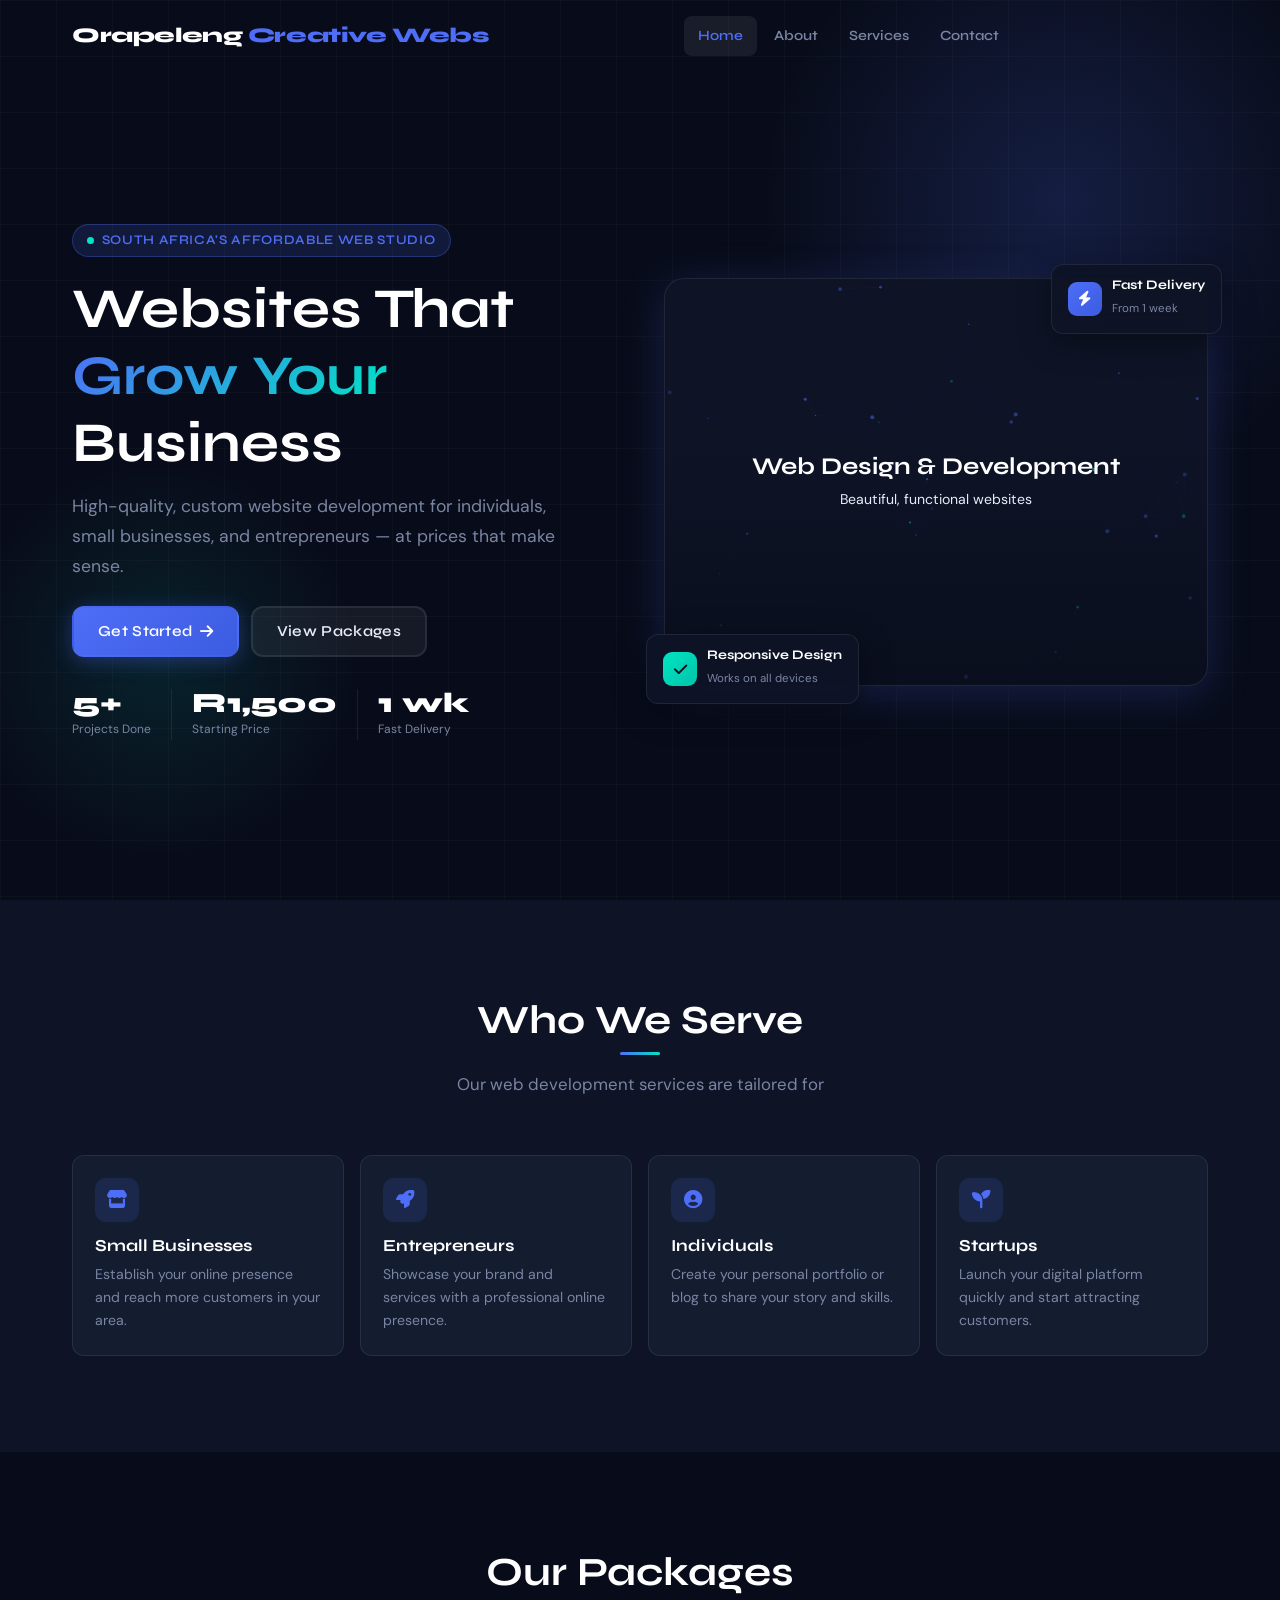
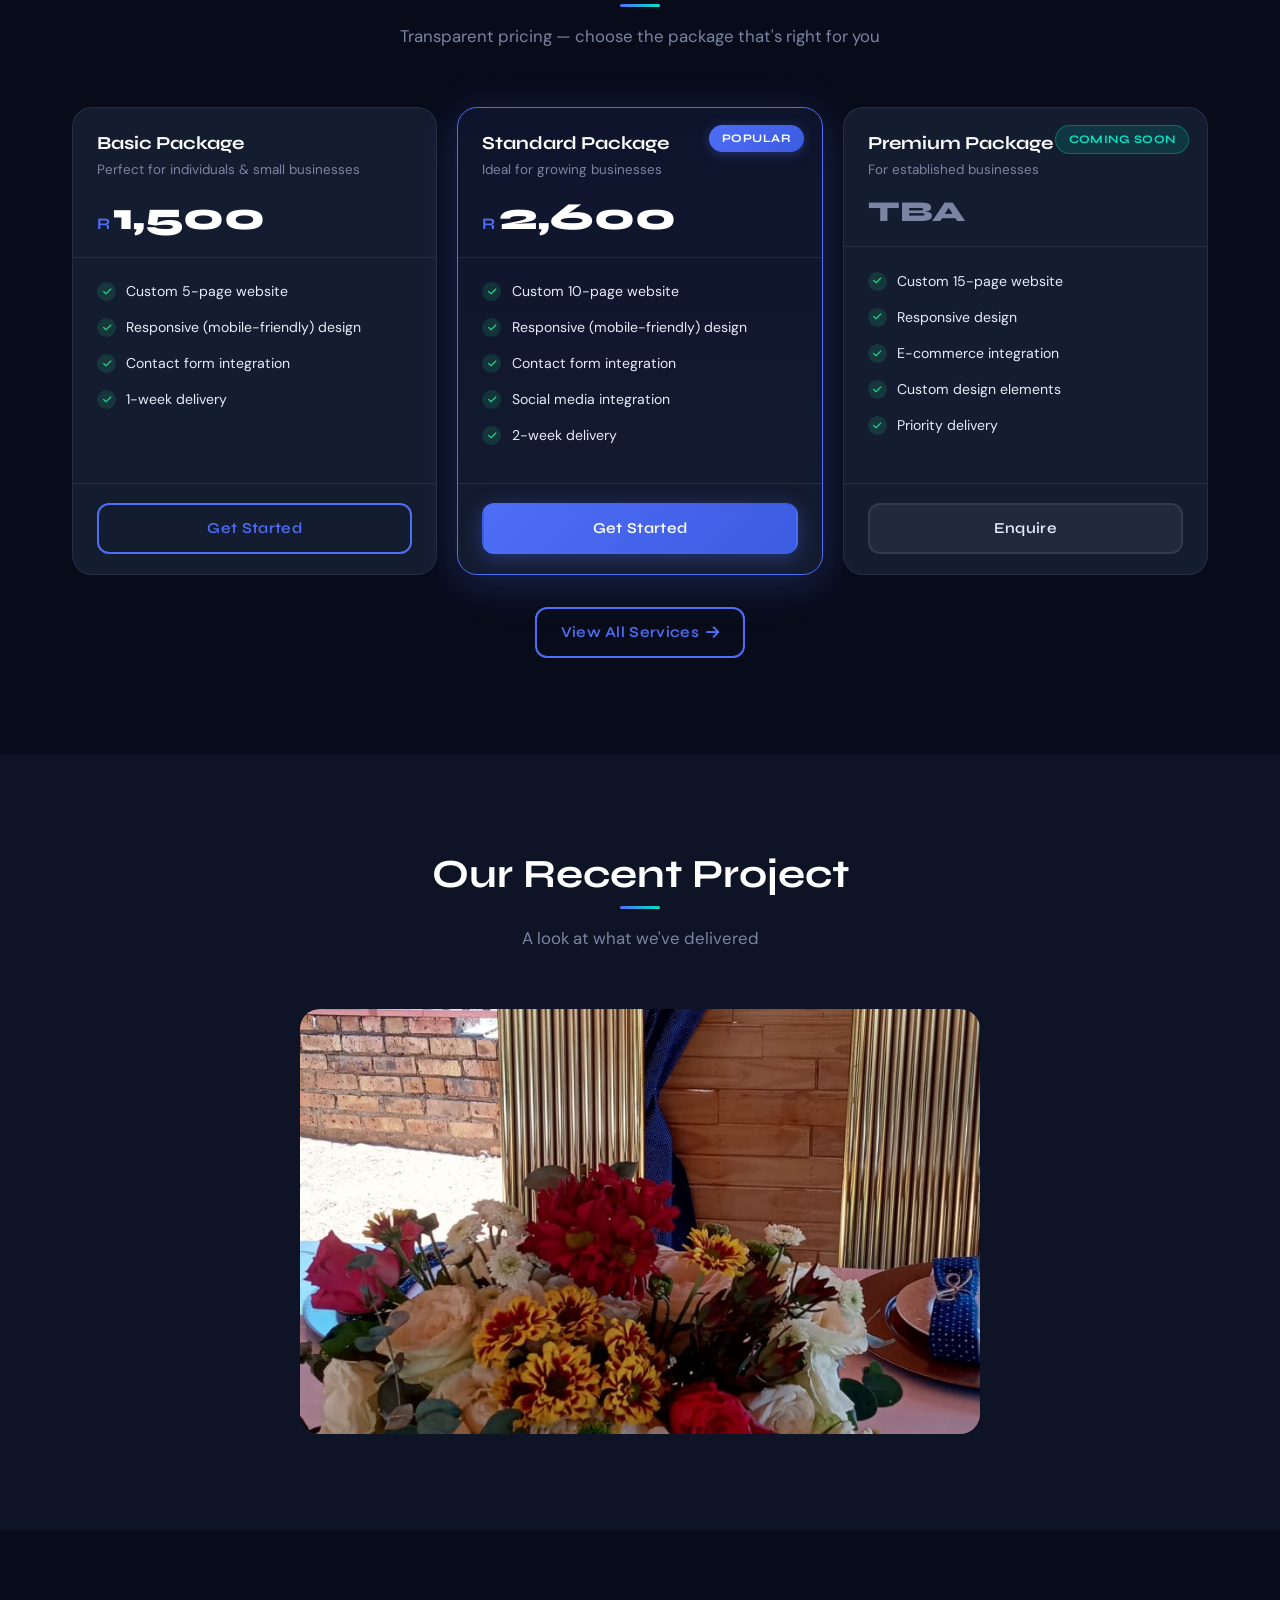
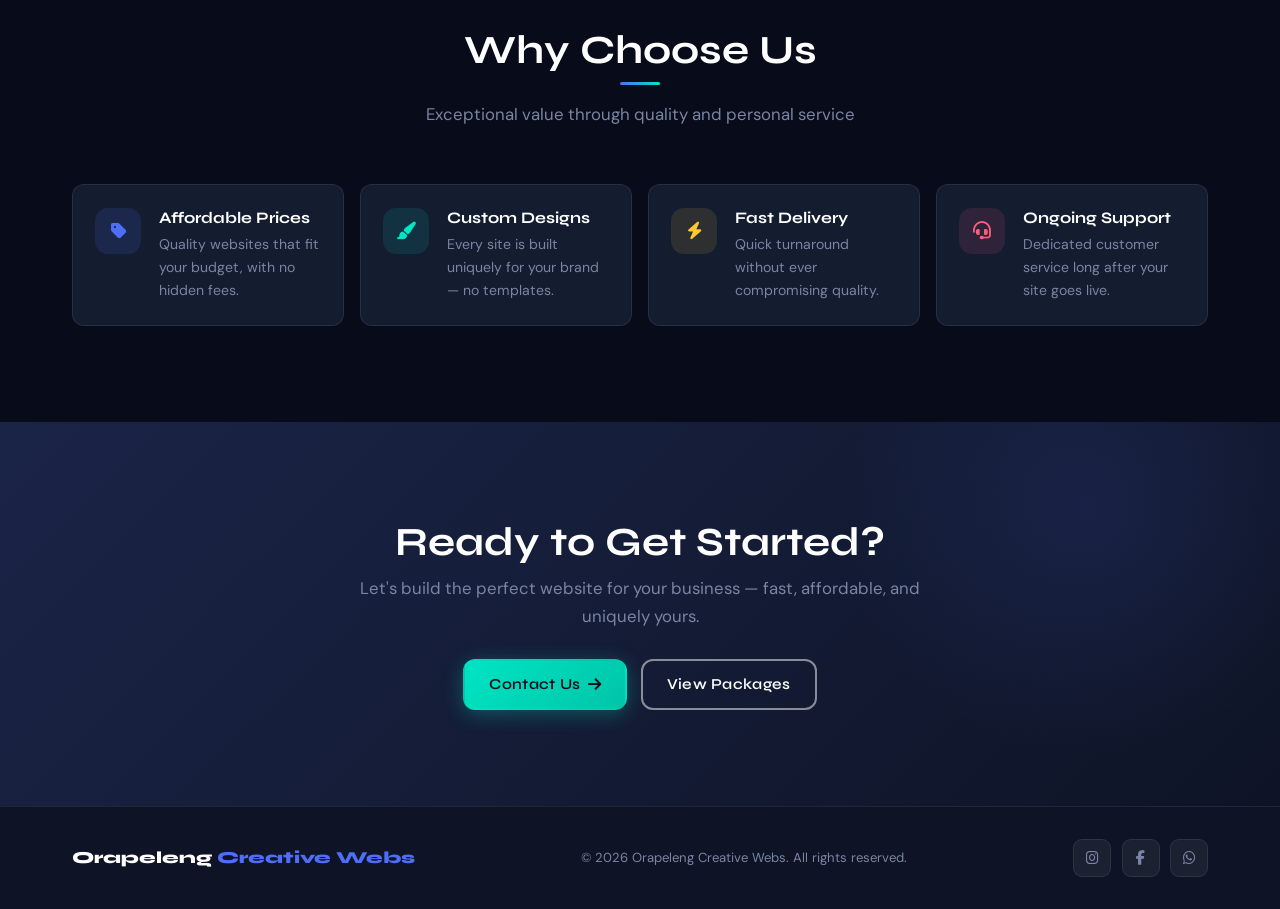
<file: index.html>
<!DOCTYPE html>
<html lang="en">
<head>
    <meta charset="UTF-8">
    <meta name="viewport" content="width=device-width, initial-scale=1.0">
    <title>Orapeleng Creative Webs - Affordable Website Solutions</title>
    <meta name="description" content="High-quality, custom website development services for individuals, small businesses, and entrepreneurs in South Africa.">
    <link rel="stylesheet" href="styles.css">
    <link rel="preconnect" href="https://fonts.googleapis.com">
    <link rel="preconnect" href="https://fonts.gstatic.com" crossorigin>
    <link href="https://fonts.googleapis.com/css2?family=Syne:wght@600;700;800&family=DM+Sans:ital,opsz,wght@0,9..40,300;0,9..40,400;0,9..40,500&display=swap" rel="stylesheet">
    <link rel="stylesheet" href="https://cdnjs.cloudflare.com/ajax/libs/font-awesome/6.4.0/css/all.min.css">
</head>
<body>

    <!-- Header -->
    <header class="header" id="mainHeader">
        <div class="container">
            <div class="header-content">
                <a href="index.html" class="logo">Orapeleng<span> Creative Webs</span></a>
                <nav class="main-nav">
                    <ul class="nav-list">
                        <li><a href="index.html" class="active">Home</a></li>
                        <li><a href="about.html">About</a></li>
                        <li><a href="services.html">Services</a></li>
                        <li><a href="contact.html">Contact</a></li>
                    </ul>
                </nav>
                <div class="nav-actions">
                    <a href="contact.html" class="btn btn-primary" style="display:none" id="desktopCta">Get Started <i class="fas fa-arrow-right"></i></a>
                    <button class="mobile-menu-btn" id="mobileMenuBtn" aria-label="Open navigation menu" aria-expanded="false" aria-controls="mobileMenu"></button>
                </div>
            </div>
        </div>
    </header>

    <!-- Mobile Overlay -->
    <div class="mobile-menu-overlay" id="mobileOverlay"></div>

    <!-- Mobile Menu -->
    <div class="mobile-menu" id="mobileMenu">
        <div class="mobile-menu-header">
            <span class="logo">Orapeleng<span> Creative Webs</span></span>
            <button class="mobile-close-btn" id="mobileCloseBtn" aria-label="Close menu">
                <i class="fas fa-times"></i>
            </button>
        </div>
        <ul class="mobile-nav-list">
            <li><a href="index.html" class="active"><i class="fas fa-home"></i> Home</a></li>
            <li><a href="about.html"><i class="fas fa-user"></i> About</a></li>
            <li><a href="services.html"><i class="fas fa-layer-group"></i> Services</a></li>
            <li><a href="contact.html"><i class="fas fa-envelope"></i> Contact</a></li>
        </ul>
        <a href="contact.html" class="btn btn-primary btn-full">Get Started <i class="fas fa-arrow-right"></i></a>
    </div>

    <main>
        <!-- Hero -->
        <section class="hero-section">
            <div class="hero-bg">
                <div class="hero-bg-grid"></div>
                <div class="hero-bg-glow-1"></div>
                <div class="hero-bg-glow-2"></div>
            </div>
            <div class="container">
                <div class="hero-content">
                    <div class="hero-text">
                        <div class="hero-badge">
                            <span class="dot"></span>
                            South Africa's Affordable Web Studio
                        </div>
                        <h1>Websites That <span class="gradient-text">Grow Your</span> Business</h1>
                        <p>High-quality, custom website development for individuals, small businesses, and entrepreneurs — at prices that make sense.</p>
                        <div class="hero-buttons">
                            <a href="contact.html" class="btn btn-primary">Get Started <i class="fas fa-arrow-right"></i></a>
                            <a href="services.html" class="btn btn-ghost">View Packages</a>
                        </div>
                        <div class="hero-stats">
                            <div class="stat-item">
                                <span class="stat-number">5+</span>
                                <span class="stat-label">Projects Done</span>
                            </div>
                            <div class="stat-divider"></div>
                            <div class="stat-item">
                                <span class="stat-number">R1,500</span>
                                <span class="stat-label">Starting Price</span>
                            </div>
                            <div class="stat-divider"></div>
                            <div class="stat-item">
                                <span class="stat-number">1 wk</span>
                                <span class="stat-label">Fast Delivery</span>
                            </div>
                        </div>
                    </div>
                    <div class="hero-visual">
                        <div class="hero-canvas-wrapper">
                            <canvas id="heroCanvas"></canvas>
                            <div class="hero-canvas-overlay">
                                <h2>Web Design &amp; Development</h2>
                                <p>Beautiful, functional websites</p>
                            </div>
                        </div>
                        <div class="hero-card card-1">
                            <div class="hero-card-icon accent"><i class="fas fa-check"></i></div>
                            <div class="hero-card-text">
                                <strong>Responsive Design</strong>
                                <span>Works on all devices</span>
                            </div>
                        </div>
                        <div class="hero-card card-2">
                            <div class="hero-card-icon"><i class="fas fa-bolt"></i></div>
                            <div class="hero-card-text">
                                <strong>Fast Delivery</strong>
                                <span>From 1 week</span>
                            </div>
                        </div>
                    </div>
                </div>
            </div>
        </section>

        <!-- Who We Serve -->
        <section class="target-market-section">
            <div class="container">
                <div class="section-header reveal">
                    <h2>Who We Serve</h2>
                    <p>Our web development services are tailored for</p>
                </div>
                <div class="market-cards">
                    <div class="market-card reveal">
                        <div class="market-card-icon"><i class="fas fa-store"></i></div>
                        <h3>Small Businesses</h3>
                        <p>Establish your online presence and reach more customers in your area.</p>
                    </div>
                    <div class="market-card reveal">
                        <div class="market-card-icon"><i class="fas fa-rocket"></i></div>
                        <h3>Entrepreneurs</h3>
                        <p>Showcase your brand and services with a professional online presence.</p>
                    </div>
                    <div class="market-card reveal">
                        <div class="market-card-icon"><i class="fas fa-user-circle"></i></div>
                        <h3>Individuals</h3>
                        <p>Create your personal portfolio or blog to share your story and skills.</p>
                    </div>
                    <div class="market-card reveal">
                        <div class="market-card-icon"><i class="fas fa-seedling"></i></div>
                        <h3>Startups</h3>
                        <p>Launch your digital platform quickly and start attracting customers.</p>
                    </div>
                </div>
            </div>
        </section>

        <!-- Packages Preview -->
        <section class="services-preview-section" style="background: var(--dark);">
            <div class="container">
                <div class="section-header reveal">
                    <h2>Our Packages</h2>
                    <p>Transparent pricing — choose the package that's right for you</p>
                </div>
                <div class="service-cards">
                    <!-- Basic -->
                    <div class="service-card reveal">
                        <div class="service-header">
                            <h3>Basic Package</h3>
                            <p class="tagline">Perfect for individuals &amp; small businesses</p>
                            <div class="price-wrapper">
                                <span class="price-currency">R</span>
                                <span class="price-amount">1,500</span>
                            </div>
                        </div>
                        <div class="service-content">
                            <ul class="feature-list">
                                <li><span class="check"><i class="fas fa-check"></i></span> Custom 5-page website</li>
                                <li><span class="check"><i class="fas fa-check"></i></span> Responsive (mobile-friendly) design</li>
                                <li><span class="check"><i class="fas fa-check"></i></span> Contact form integration</li>
                                <li><span class="check"><i class="fas fa-check"></i></span> 1-week delivery</li>
                            </ul>
                        </div>
                        <div class="service-footer">
                            <a href="contact.html" class="btn btn-outline btn-full">Get Started</a>
                        </div>
                    </div>

                    <!-- Standard -->
                    <div class="service-card popular reveal">
                        <span class="badge badge-popular">Popular</span>
                        <div class="service-header">
                            <h3>Standard Package</h3>
                            <p class="tagline">Ideal for growing businesses</p>
                            <div class="price-wrapper">
                                <span class="price-currency">R</span>
                                <span class="price-amount">2,600</span>
                            </div>
                        </div>
                        <div class="service-content">
                            <ul class="feature-list">
                                <li><span class="check"><i class="fas fa-check"></i></span> Custom 10-page website</li>
                                <li><span class="check"><i class="fas fa-check"></i></span> Responsive (mobile-friendly) design</li>
                                <li><span class="check"><i class="fas fa-check"></i></span> Contact form integration</li>
                                <li><span class="check"><i class="fas fa-check"></i></span> Social media integration</li>
                                <li><span class="check"><i class="fas fa-check"></i></span> 2-week delivery</li>
                            </ul>
                        </div>
                        <div class="service-footer">
                            <a href="contact.html" class="btn btn-primary btn-full">Get Started</a>
                        </div>
                    </div>

                    <!-- Premium -->
                    <div class="service-card reveal">
                        <span class="badge badge-soon">Coming Soon</span>
                        <div class="service-header">
                            <h3>Premium Package</h3>
                            <p class="tagline">For established businesses</p>
                            <div class="price-wrapper">
                                <span class="price-amount" style="font-size:1.8rem; color: var(--muted);">TBA</span>
                            </div>
                        </div>
                        <div class="service-content">
                            <ul class="feature-list">
                                <li><span class="check"><i class="fas fa-check"></i></span> Custom 15-page website</li>
                                <li><span class="check"><i class="fas fa-check"></i></span> Responsive design</li>
                                <li><span class="check"><i class="fas fa-check"></i></span> E-commerce integration</li>
                                <li><span class="check"><i class="fas fa-check"></i></span> Custom design elements</li>
                                <li><span class="check"><i class="fas fa-check"></i></span> Priority delivery</li>
                            </ul>
                        </div>
                        <div class="service-footer">
                            <a href="contact.html" class="btn btn-ghost btn-full">Enquire</a>
                        </div>
                    </div>
                </div>
                <div class="section-footer reveal">
                    <a href="services.html" class="btn btn-outline">View All Services <i class="fas fa-arrow-right"></i></a>
                </div>
            </div>
        </section>

        <!-- Portfolio -->
        <section class="portfolio-section bg-dark-2">
            <div class="container">
                <div class="section-header reveal">
                    <h2>Our Recent Project</h2>
                    <p>A look at what we've delivered</p>
                </div>
                <div class="portfolio-grid single-project">
                    <div class="portfolio-item reveal">
                        <div class="portfolio-image">
                            <img src="IMG-20240113-WA0040.jpg" alt="Corporate Business Site - KB Events" loading="lazy">
                            <div class="portfolio-overlay">
                                <div class="portfolio-info">
                                    <h3>Corporate Business Site</h3>
                                    <p>Modern website for a consulting/events firm</p>
                                    <a href="https://excellent-kb-events.netlify.app/" target="_blank" rel="noopener" class="btn btn-accent btn-sm">View Live <i class="fas fa-external-link-alt"></i></a>
                                </div>
                            </div>
                        </div>
                    </div>
                </div>
            </div>
        </section>

        <!-- Why Choose Us -->
        <section class="why-choose-section" style="background: var(--dark);">
            <div class="container">
                <div class="section-header reveal">
                    <h2>Why Choose Us</h2>
                    <p>Exceptional value through quality and personal service</p>
                </div>
                <div class="feature-cards">
                    <div class="feature-card reveal">
                        <div class="feature-icon blue"><i class="fas fa-tag"></i></div>
                        <div>
                            <h3>Affordable Prices</h3>
                            <p>Quality websites that fit your budget, with no hidden fees.</p>
                        </div>
                    </div>
                    <div class="feature-card reveal">
                        <div class="feature-icon teal"><i class="fas fa-paint-brush"></i></div>
                        <div>
                            <h3>Custom Designs</h3>
                            <p>Every site is built uniquely for your brand — no templates.</p>
                        </div>
                    </div>
                    <div class="feature-card reveal">
                        <div class="feature-icon yellow"><i class="fas fa-bolt"></i></div>
                        <div>
                            <h3>Fast Delivery</h3>
                            <p>Quick turnaround without ever compromising quality.</p>
                        </div>
                    </div>
                    <div class="feature-card reveal">
                        <div class="feature-icon pink"><i class="fas fa-headset"></i></div>
                        <div>
                            <h3>Ongoing Support</h3>
                            <p>Dedicated customer service long after your site goes live.</p>
                        </div>
                    </div>
                </div>
            </div>
        </section>

        <!-- CTA -->
        <section class="cta-section">
            <div class="container">
                <div class="cta-content reveal">
                    <h2>Ready to Get Started?</h2>
                    <p>Let's build the perfect website for your business — fast, affordable, and uniquely yours.</p>
                    <div class="cta-buttons">
                        <a href="contact.html" class="btn btn-accent">Contact Us <i class="fas fa-arrow-right"></i></a>
                        <a href="services.html" class="btn btn-outline-light">View Packages</a>
                    </div>
                </div>
            </div>
        </section>
    </main>

    <!-- Footer -->
    <footer class="footer">
        <div class="container">
            <div class="footer-content">
                <a href="index.html" class="footer-logo">Orapeleng<span> Creative Webs</span></a>
                <p class="footer-copy">&copy; <span id="currentYear"></span> Orapeleng Creative Webs. All rights reserved.</p>
                <div class="social-links">
                    <a href="https://instagram.com/orapelengmadibela?utm_source=qr&igsh=MzNINGNkZWQ4Mg==" target="_blank" rel="noopener" aria-label="Instagram"><i class="fab fa-instagram"></i></a>
                    <a href="https://www.facebook.com/orapeleng.madibela.98" target="_blank" rel="noopener" aria-label="Facebook"><i class="fab fa-facebook-f"></i></a>
                    <a href="https://wa.me/27766069486" target="_blank" rel="noopener" aria-label="WhatsApp"><i class="fab fa-whatsapp"></i></a>
                </div>
            </div>
        </div>
    </footer>

    <script src="script.js"></script>
</body>
</html>
</file>
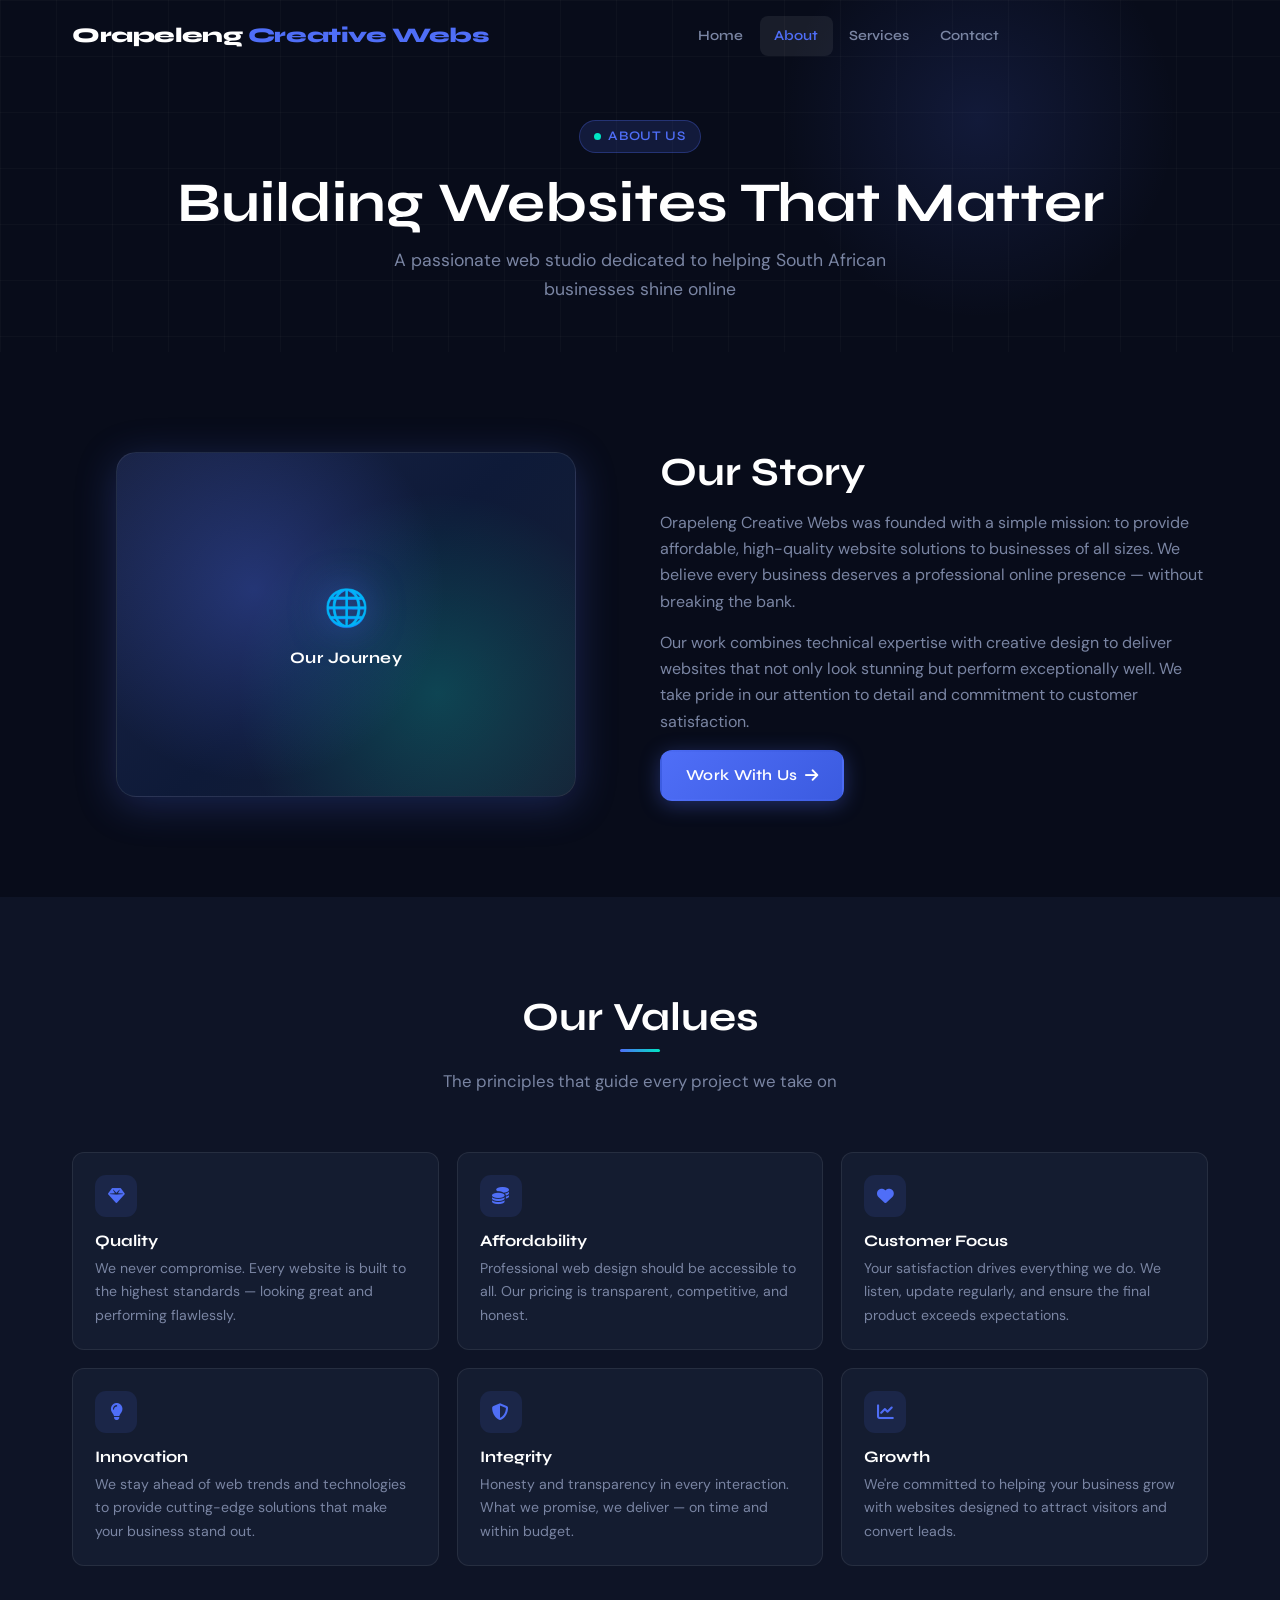
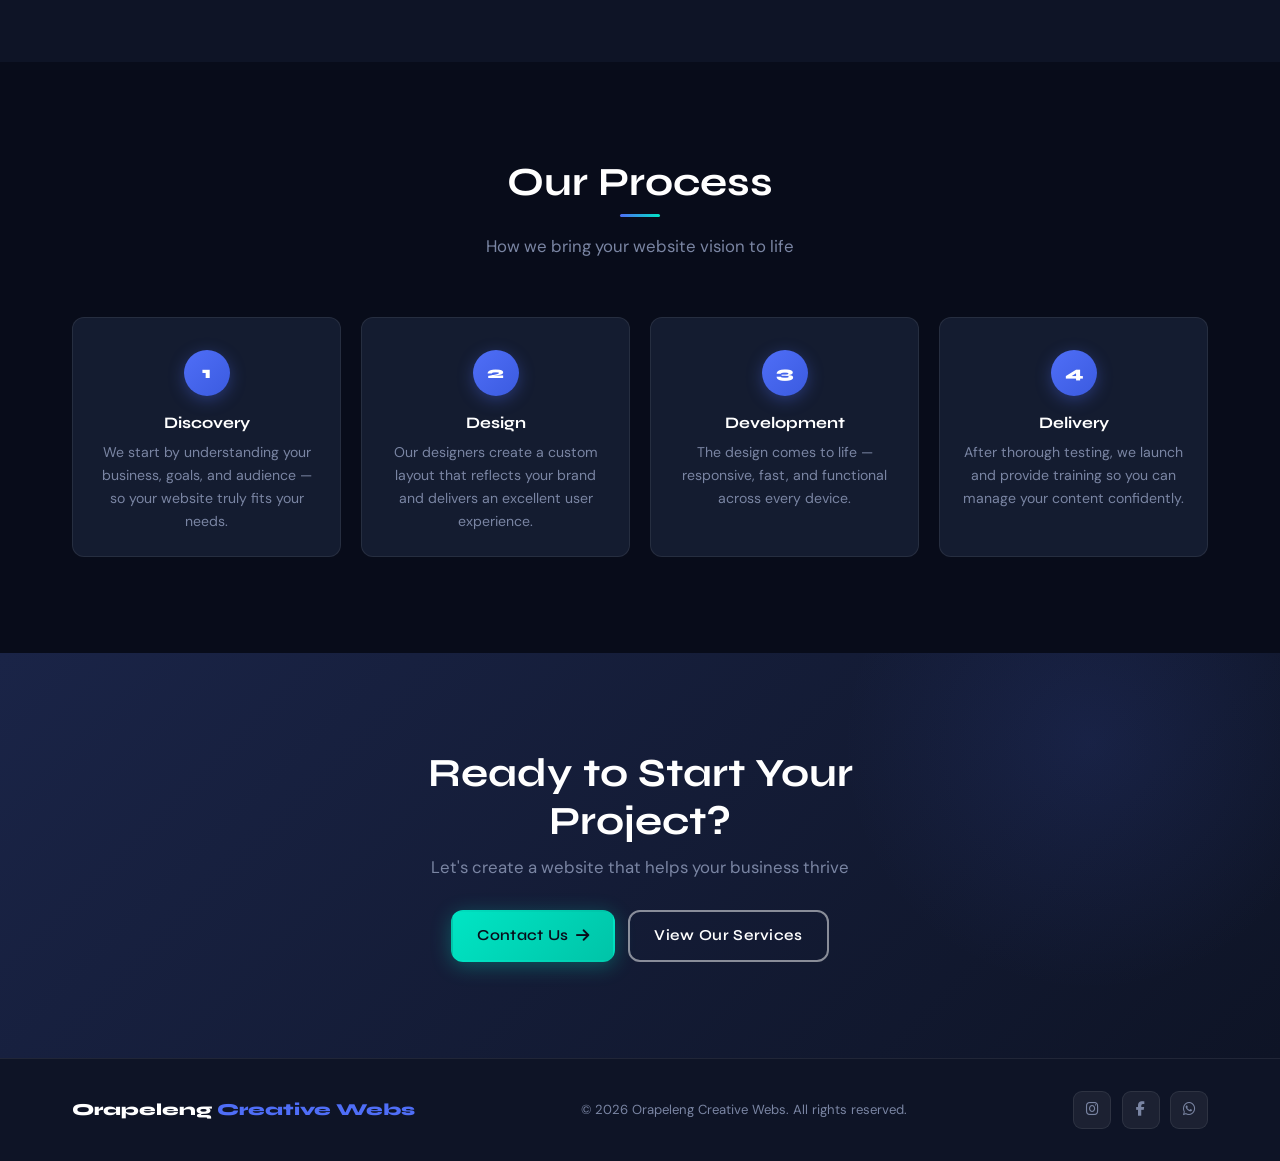
<file: about.html>
<!DOCTYPE html>
<html lang="en">
<head>
    <meta charset="UTF-8">
    <meta name="viewport" content="width=device-width, initial-scale=1.0">
    <title>About Us - Orapeleng Creative Webs</title>
    <meta name="description" content="Learn about Orapeleng Creative Webs, our story, values, and process for creating beautiful websites.">
    <link rel="stylesheet" href="styles.css">
    <link rel="preconnect" href="https://fonts.googleapis.com">
    <link rel="preconnect" href="https://fonts.gstatic.com" crossorigin>
    <link href="https://fonts.googleapis.com/css2?family=Syne:wght@600;700;800&family=DM+Sans:ital,opsz,wght@0,9..40,300;0,9..40,400;0,9..40,500&display=swap" rel="stylesheet">
    <link rel="stylesheet" href="https://cdnjs.cloudflare.com/ajax/libs/font-awesome/6.4.0/css/all.min.css">
</head>
<body>

    <header class="header" id="mainHeader">
        <div class="container">
            <div class="header-content">
                <a href="index.html" class="logo">Orapeleng<span> Creative Webs</span></a>
                <nav class="main-nav">
                    <ul class="nav-list">
                        <li><a href="index.html">Home</a></li>
                        <li><a href="about.html" class="active">About</a></li>
                        <li><a href="services.html">Services</a></li>
                        <li><a href="contact.html">Contact</a></li>
                    </ul>
                </nav>
                <div class="nav-actions">
                    <button class="mobile-menu-btn" id="mobileMenuBtn" aria-label="Open navigation menu" aria-expanded="false" aria-controls="mobileMenu"></button>
                </div>
            </div>
        </div>
    </header>

    <div class="mobile-menu-overlay" id="mobileOverlay"></div>
    <div class="mobile-menu" id="mobileMenu">
        <div class="mobile-menu-header">
            <span class="logo">Orapeleng<span> Creative Webs</span></span>
            <button class="mobile-close-btn" id="mobileCloseBtn"><i class="fas fa-times"></i></button>
        </div>
        <ul class="mobile-nav-list">
            <li><a href="index.html"><i class="fas fa-home"></i> Home</a></li>
            <li><a href="about.html" class="active"><i class="fas fa-user"></i> About</a></li>
            <li><a href="services.html"><i class="fas fa-layer-group"></i> Services</a></li>
            <li><a href="contact.html"><i class="fas fa-envelope"></i> Contact</a></li>
        </ul>
        <a href="contact.html" class="btn btn-primary btn-full">Get Started <i class="fas fa-arrow-right"></i></a>
    </div>

    <main>
        <!-- Page Header -->
        <section class="page-header">
            <div class="container">
                <div class="hero-badge" style="margin: 0 auto 1rem;">
                    <span class="dot"></span> About Us
                </div>
                <h1>Building Websites That <span class="gradient-text">Matter</span></h1>
                <p>A passionate web studio dedicated to helping South African businesses shine online</p>
            </div>
        </section>

        <!-- Our Story -->
        <section class="story-section">
            <div class="container">
                <div class="story-content">
                    <div class="story-visual reveal">
                        <div class="gradient-box">
                            <div class="gradient-label">
                                <div class="gradient-label-icon">🌐</div>
                                <span>Our Journey</span>
                            </div>
                        </div>
                    </div>
                    <div class="story-text reveal">
                        <h2>Our Story</h2>
                        <p>Orapeleng Creative Webs was founded with a simple mission: to provide affordable, high-quality website solutions to businesses of all sizes. We believe every business deserves a professional online presence — without breaking the bank.</p>
                        <p>Our work combines technical expertise with creative design to deliver websites that not only look stunning but perform exceptionally well. We take pride in our attention to detail and commitment to customer satisfaction.</p>
                        <a href="contact.html" class="btn btn-primary">Work With Us <i class="fas fa-arrow-right"></i></a>
                    </div>
                </div>
            </div>
        </section>

        <!-- Our Values -->
        <section class="values-section">
            <div class="container">
                <div class="section-header reveal">
                    <h2>Our Values</h2>
                    <p>The principles that guide every project we take on</p>
                </div>
                <div class="values-grid">
                    <div class="value-card reveal">
                        <div class="value-card-icon"><i class="fas fa-gem"></i></div>
                        <h3>Quality</h3>
                        <p>We never compromise. Every website is built to the highest standards — looking great and performing flawlessly.</p>
                    </div>
                    <div class="value-card reveal">
                        <div class="value-card-icon"><i class="fas fa-coins"></i></div>
                        <h3>Affordability</h3>
                        <p>Professional web design should be accessible to all. Our pricing is transparent, competitive, and honest.</p>
                    </div>
                    <div class="value-card reveal">
                        <div class="value-card-icon"><i class="fas fa-heart"></i></div>
                        <h3>Customer Focus</h3>
                        <p>Your satisfaction drives everything we do. We listen, update regularly, and ensure the final product exceeds expectations.</p>
                    </div>
                    <div class="value-card reveal">
                        <div class="value-card-icon"><i class="fas fa-lightbulb"></i></div>
                        <h3>Innovation</h3>
                        <p>We stay ahead of web trends and technologies to provide cutting-edge solutions that make your business stand out.</p>
                    </div>
                    <div class="value-card reveal">
                        <div class="value-card-icon"><i class="fas fa-shield-alt"></i></div>
                        <h3>Integrity</h3>
                        <p>Honesty and transparency in every interaction. What we promise, we deliver — on time and within budget.</p>
                    </div>
                    <div class="value-card reveal">
                        <div class="value-card-icon"><i class="fas fa-chart-line"></i></div>
                        <h3>Growth</h3>
                        <p>We're committed to helping your business grow with websites designed to attract visitors and convert leads.</p>
                    </div>
                </div>
            </div>
        </section>

        <!-- Our Process -->
        <section class="process-section">
            <div class="container">
                <div class="section-header reveal">
                    <h2>Our Process</h2>
                    <p>How we bring your website vision to life</p>
                </div>
                <div class="process-steps">
                    <div class="process-step reveal">
                        <div class="step-number">1</div>
                        <h3>Discovery</h3>
                        <p>We start by understanding your business, goals, and audience — so your website truly fits your needs.</p>
                    </div>
                    <div class="process-step reveal">
                        <div class="step-number">2</div>
                        <h3>Design</h3>
                        <p>Our designers create a custom layout that reflects your brand and delivers an excellent user experience.</p>
                    </div>
                    <div class="process-step reveal">
                        <div class="step-number">3</div>
                        <h3>Development</h3>
                        <p>The design comes to life — responsive, fast, and functional across every device.</p>
                    </div>
                    <div class="process-step reveal">
                        <div class="step-number">4</div>
                        <h3>Delivery</h3>
                        <p>After thorough testing, we launch and provide training so you can manage your content confidently.</p>
                    </div>
                </div>
            </div>
        </section>

        <!-- CTA -->
        <section class="cta-section">
            <div class="container">
                <div class="cta-content reveal">
                    <h2>Ready to Start Your Project?</h2>
                    <p>Let's create a website that helps your business thrive</p>
                    <div class="cta-buttons">
                        <a href="contact.html" class="btn btn-accent">Contact Us <i class="fas fa-arrow-right"></i></a>
                        <a href="services.html" class="btn btn-outline-light">View Our Services</a>
                    </div>
                </div>
            </div>
        </section>
    </main>

    <footer class="footer">
        <div class="container">
            <div class="footer-content">
                <a href="index.html" class="footer-logo">Orapeleng<span> Creative Webs</span></a>
                <p class="footer-copy">&copy; <span id="currentYear"></span> Orapeleng Creative Webs. All rights reserved.</p>
                <div class="social-links">
                    <a href="https://instagram.com/orapelengmadibela?utm_source=qr&igsh=MzNINGNkZWQ4Mg==" target="_blank" rel="noopener" aria-label="Instagram"><i class="fab fa-instagram"></i></a>
                    <a href="https://www.facebook.com/orapeleng.madibela.98" target="_blank" rel="noopener" aria-label="Facebook"><i class="fab fa-facebook-f"></i></a>
                    <a href="https://wa.me/27766069486" target="_blank" rel="noopener" aria-label="WhatsApp"><i class="fab fa-whatsapp"></i></a>
                </div>
            </div>
        </div>
    </footer>

    <script src="script.js"></script>
</body>
</html>
</file>
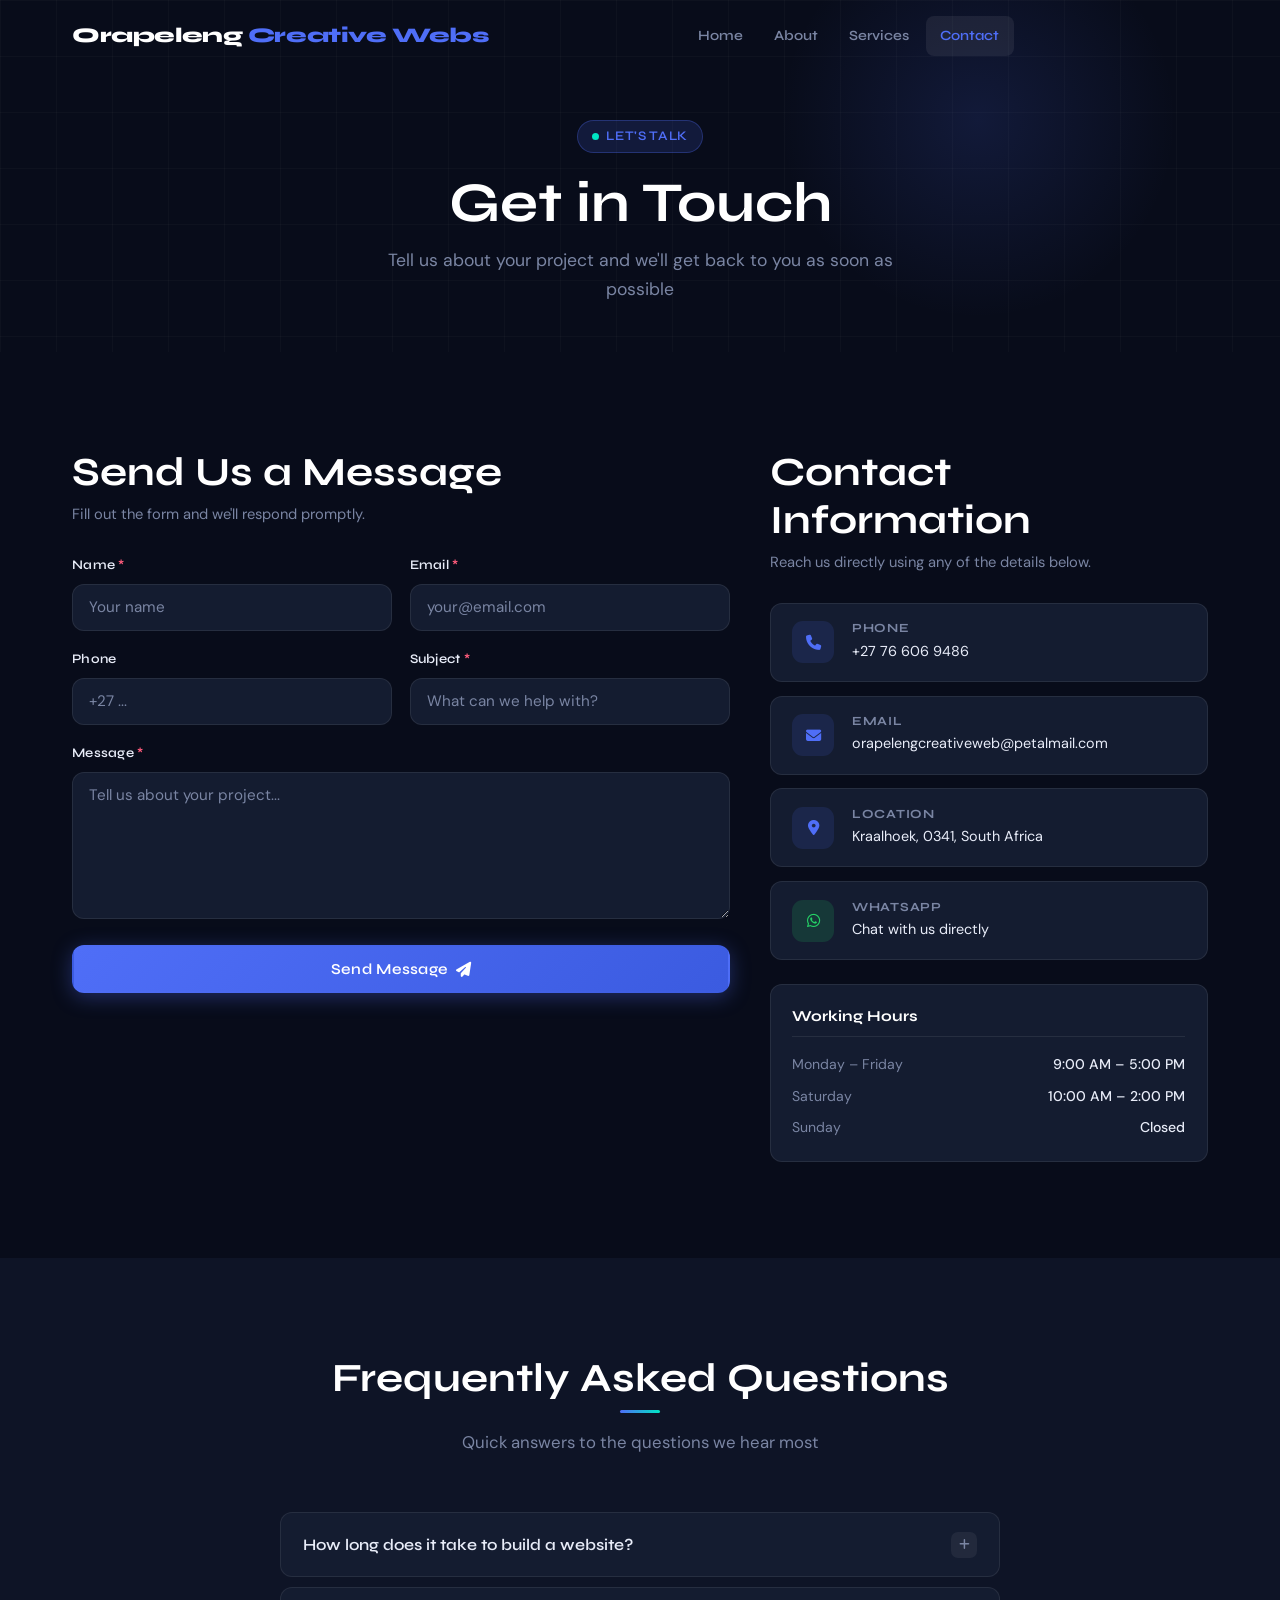
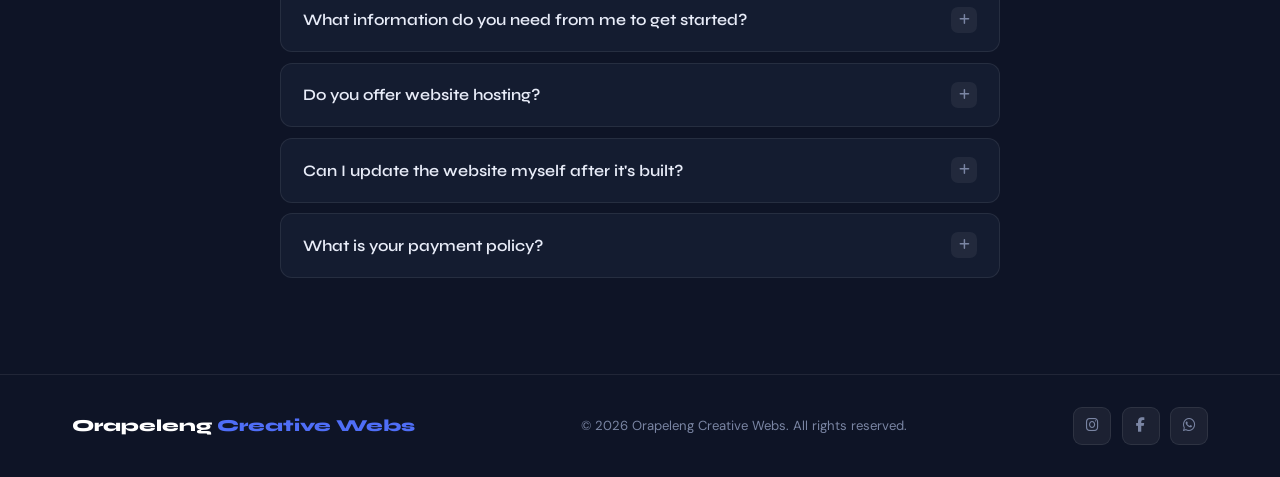
<file: contact.html>
<!DOCTYPE html>
<html lang="en">
<head>
    <meta charset="UTF-8">
    <meta name="viewport" content="width=device-width, initial-scale=1.0">
    <title>Contact Us - Orapeleng Creative Webs</title>
    <meta name="description" content="Get in touch with Orapeleng Creative Webs to discuss your website project or ask any questions.">
    <link rel="stylesheet" href="styles.css">
    <link rel="preconnect" href="https://fonts.googleapis.com">
    <link rel="preconnect" href="https://fonts.gstatic.com" crossorigin>
    <link href="https://fonts.googleapis.com/css2?family=Syne:wght@600;700;800&family=DM+Sans:ital,opsz,wght@0,9..40,300;0,9..40,400;0,9..40,500&display=swap" rel="stylesheet">
    <link rel="stylesheet" href="https://cdnjs.cloudflare.com/ajax/libs/font-awesome/6.4.0/css/all.min.css">
</head>
<body>

    <header class="header" id="mainHeader">
        <div class="container">
            <div class="header-content">
                <a href="index.html" class="logo">Orapeleng<span> Creative Webs</span></a>
                <nav class="main-nav">
                    <ul class="nav-list">
                        <li><a href="index.html">Home</a></li>
                        <li><a href="about.html">About</a></li>
                        <li><a href="services.html">Services</a></li>
                        <li><a href="contact.html" class="active">Contact</a></li>
                    </ul>
                </nav>
                <div class="nav-actions">
                    <button class="mobile-menu-btn" id="mobileMenuBtn" aria-label="Open navigation menu" aria-expanded="false" aria-controls="mobileMenu"></button>
                </div>
            </div>
        </div>
    </header>

    <div class="mobile-menu-overlay" id="mobileOverlay"></div>
    <div class="mobile-menu" id="mobileMenu">
        <div class="mobile-menu-header">
            <span class="logo">Orapeleng<span> Creative Webs</span></span>
            <button class="mobile-close-btn" id="mobileCloseBtn"><i class="fas fa-times"></i></button>
        </div>
        <ul class="mobile-nav-list">
            <li><a href="index.html"><i class="fas fa-home"></i> Home</a></li>
            <li><a href="about.html"><i class="fas fa-user"></i> About</a></li>
            <li><a href="services.html"><i class="fas fa-layer-group"></i> Services</a></li>
            <li><a href="contact.html" class="active"><i class="fas fa-envelope"></i> Contact</a></li>
        </ul>
        <a href="contact.html" class="btn btn-primary btn-full">Get Started <i class="fas fa-arrow-right"></i></a>
    </div>

    <main>
        <!-- Page Header -->
        <section class="page-header">
            <div class="container">
                <div class="hero-badge" style="margin: 0 auto 1rem;">
                    <span class="dot"></span> Let's Talk
                </div>
                <h1>Get in <span class="gradient-text">Touch</span></h1>
                <p>Tell us about your project and we'll get back to you as soon as possible</p>
            </div>
        </section>

        <!-- Contact Section -->
        <section class="contact-section">
            <div class="container">
                <div class="contact-grid">
                    <!-- Form -->
                    <div class="contact-form-container reveal">
                        <div class="section-intro">
                            <h2>Send Us a Message</h2>
                            <p>Fill out the form and we'll respond promptly.</p>
                        </div>
                        <form id="contactForm" class="contact-form" action="https://formspree.io/f/xrbpgver" method="POST">
                            <div class="form-row">
                                <div class="form-group">
                                    <label for="name">Name <span style="color:var(--error)">*</span></label>
                                    <input type="text" id="name" name="name" placeholder="Your name" required>
                                </div>
                                <div class="form-group">
                                    <label for="email">Email <span style="color:var(--error)">*</span></label>
                                    <input type="email" id="email" name="email" placeholder="your@email.com" required>
                                </div>
                            </div>
                            <div class="form-row">
                                <div class="form-group">
                                    <label for="phone">Phone</label>
                                    <input type="tel" id="phone" name="phone" placeholder="+27 ...">
                                </div>
                                <div class="form-group">
                                    <label for="subject">Subject <span style="color:var(--error)">*</span></label>
                                    <input type="text" id="subject" name="subject" placeholder="What can we help with?" required>
                                </div>
                            </div>
                            <div class="form-group">
                                <label for="message">Message <span style="color:var(--error)">*</span></label>
                                <textarea id="message" name="message" placeholder="Tell us about your project..." required rows="6"></textarea>
                            </div>
                            <button type="submit" class="btn btn-primary btn-full">
                                Send Message <i class="fas fa-paper-plane"></i>
                            </button>
                        </form>
                    </div>

                    <!-- Info -->
                    <div class="contact-info-container reveal">
                        <div class="section-intro">
                            <h2>Contact Information</h2>
                            <p>Reach us directly using any of the details below.</p>
                        </div>
                        <div class="contact-info">
                            <div class="info-card">
                                <div class="info-icon"><i class="fas fa-phone"></i></div>
                                <div class="info-content">
                                    <h3>Phone</h3>
                                    <p>+27 76 606 9486</p>
                                </div>
                            </div>
                            <div class="info-card">
                                <div class="info-icon"><i class="fas fa-envelope"></i></div>
                                <div class="info-content">
                                    <h3>Email</h3>
                                    <p>orapelengcreativeweb@petalmail.com</p>
                                </div>
                            </div>
                            <div class="info-card">
                                <div class="info-icon"><i class="fas fa-map-marker-alt"></i></div>
                                <div class="info-content">
                                    <h3>Location</h3>
                                    <p>Kraalhoek, 0341, South Africa</p>
                                </div>
                            </div>
                            <a href="https://wa.me/27766069486" target="_blank" rel="noopener" class="info-card" style="text-decoration:none; cursor:pointer;">
                                <div class="info-icon" style="background:rgba(37,211,102,0.15); color:#25d366;"><i class="fab fa-whatsapp"></i></div>
                                <div class="info-content">
                                    <h3>WhatsApp</h3>
                                    <p>Chat with us directly</p>
                                </div>
                            </a>
                        </div>
                        <div class="business-hours">
                            <h3>Working Hours</h3>
                            <div class="hours-grid">
                                <div class="hours-item">
                                    <span class="day">Monday – Friday</span>
                                    <span class="time">9:00 AM – 5:00 PM</span>
                                </div>
                                <div class="hours-item">
                                    <span class="day">Saturday</span>
                                    <span class="time">10:00 AM – 2:00 PM</span>
                                </div>
                                <div class="hours-item">
                                    <span class="day">Sunday</span>
                                    <span class="time">Closed</span>
                                </div>
                            </div>
                        </div>
                    </div>
                </div>
            </div>
        </section>

        <!-- FAQ -->
        <section class="faq-section">
            <div class="container">
                <div class="section-header reveal">
                    <h2>Frequently Asked Questions</h2>
                    <p>Quick answers to the questions we hear most</p>
                </div>
                <div class="faq-container">
                    <div class="faq-item reveal">
                        <div class="faq-question">
                            <h3>How long does it take to build a website?</h3>
                            <div class="faq-icon"><i class="fas fa-plus"></i></div>
                        </div>
                        <div class="faq-answer">
                            <p>Timeline depends on the package. Basic Package takes about 1 week, Standard Package takes 2 weeks, and Premium Package timeline will be confirmed during consultation. We'll give you a specific date when we start.</p>
                        </div>
                    </div>
                    <div class="faq-item reveal">
                        <div class="faq-question">
                            <h3>What information do you need from me to get started?</h3>
                            <div class="faq-icon"><i class="fas fa-plus"></i></div>
                        </div>
                        <div class="faq-answer">
                            <p>We'll need your business information, brand assets (logo, brand colors if you have them), the content for your website (text and images), and any specific preferences or examples of sites you like.</p>
                        </div>
                    </div>
                    <div class="faq-item reveal">
                        <div class="faq-question">
                            <h3>Do you offer website hosting?</h3>
                            <div class="faq-icon"><i class="fas fa-plus"></i></div>
                        </div>
                        <div class="faq-answer">
                            <p>Yes — we can recommend and set up hosting for you. We work with reliable providers to ensure your site is fast, secure, and always online.</p>
                        </div>
                    </div>
                    <div class="faq-item reveal">
                        <div class="faq-question">
                            <h3>Can I update the website myself after it's built?</h3>
                            <div class="faq-icon"><i class="fas fa-plus"></i></div>
                        </div>
                        <div class="faq-answer">
                            <p>Yes! We build with user-friendly systems so you can make updates yourself. We also provide training after launch so you feel confident managing your content.</p>
                        </div>
                    </div>
                    <div class="faq-item reveal">
                        <div class="faq-question">
                            <h3>What is your payment policy?</h3>
                            <div class="faq-icon"><i class="fas fa-plus"></i></div>
                        </div>
                        <div class="faq-answer">
                            <p>We require a 50% deposit before starting work, with the remaining 50% due upon completion before the website goes live. You'll see a full preview for approval first.</p>
                        </div>
                    </div>
                </div>
            </div>
        </section>
    </main>

    <footer class="footer">
        <div class="container">
            <div class="footer-content">
                <a href="index.html" class="footer-logo">Orapeleng<span> Creative Webs</span></a>
                <p class="footer-copy">&copy; <span id="currentYear"></span> Orapeleng Creative Webs. All rights reserved.</p>
                <div class="social-links">
                    <a href="https://instagram.com/orapelengmadibela?utm_source=qr&igsh=MzNINGNkZWQ4Mg==" target="_blank" rel="noopener" aria-label="Instagram"><i class="fab fa-instagram"></i></a>
                    <a href="https://www.facebook.com/orapeleng.madibela.98" target="_blank" rel="noopener" aria-label="Facebook"><i class="fab fa-facebook-f"></i></a>
                    <a href="https://wa.me/27766069486" target="_blank" rel="noopener" aria-label="WhatsApp"><i class="fab fa-whatsapp"></i></a>
                </div>
            </div>
        </div>
    </footer>

    <script src="script.js"></script>
</body>
</html>
</file>
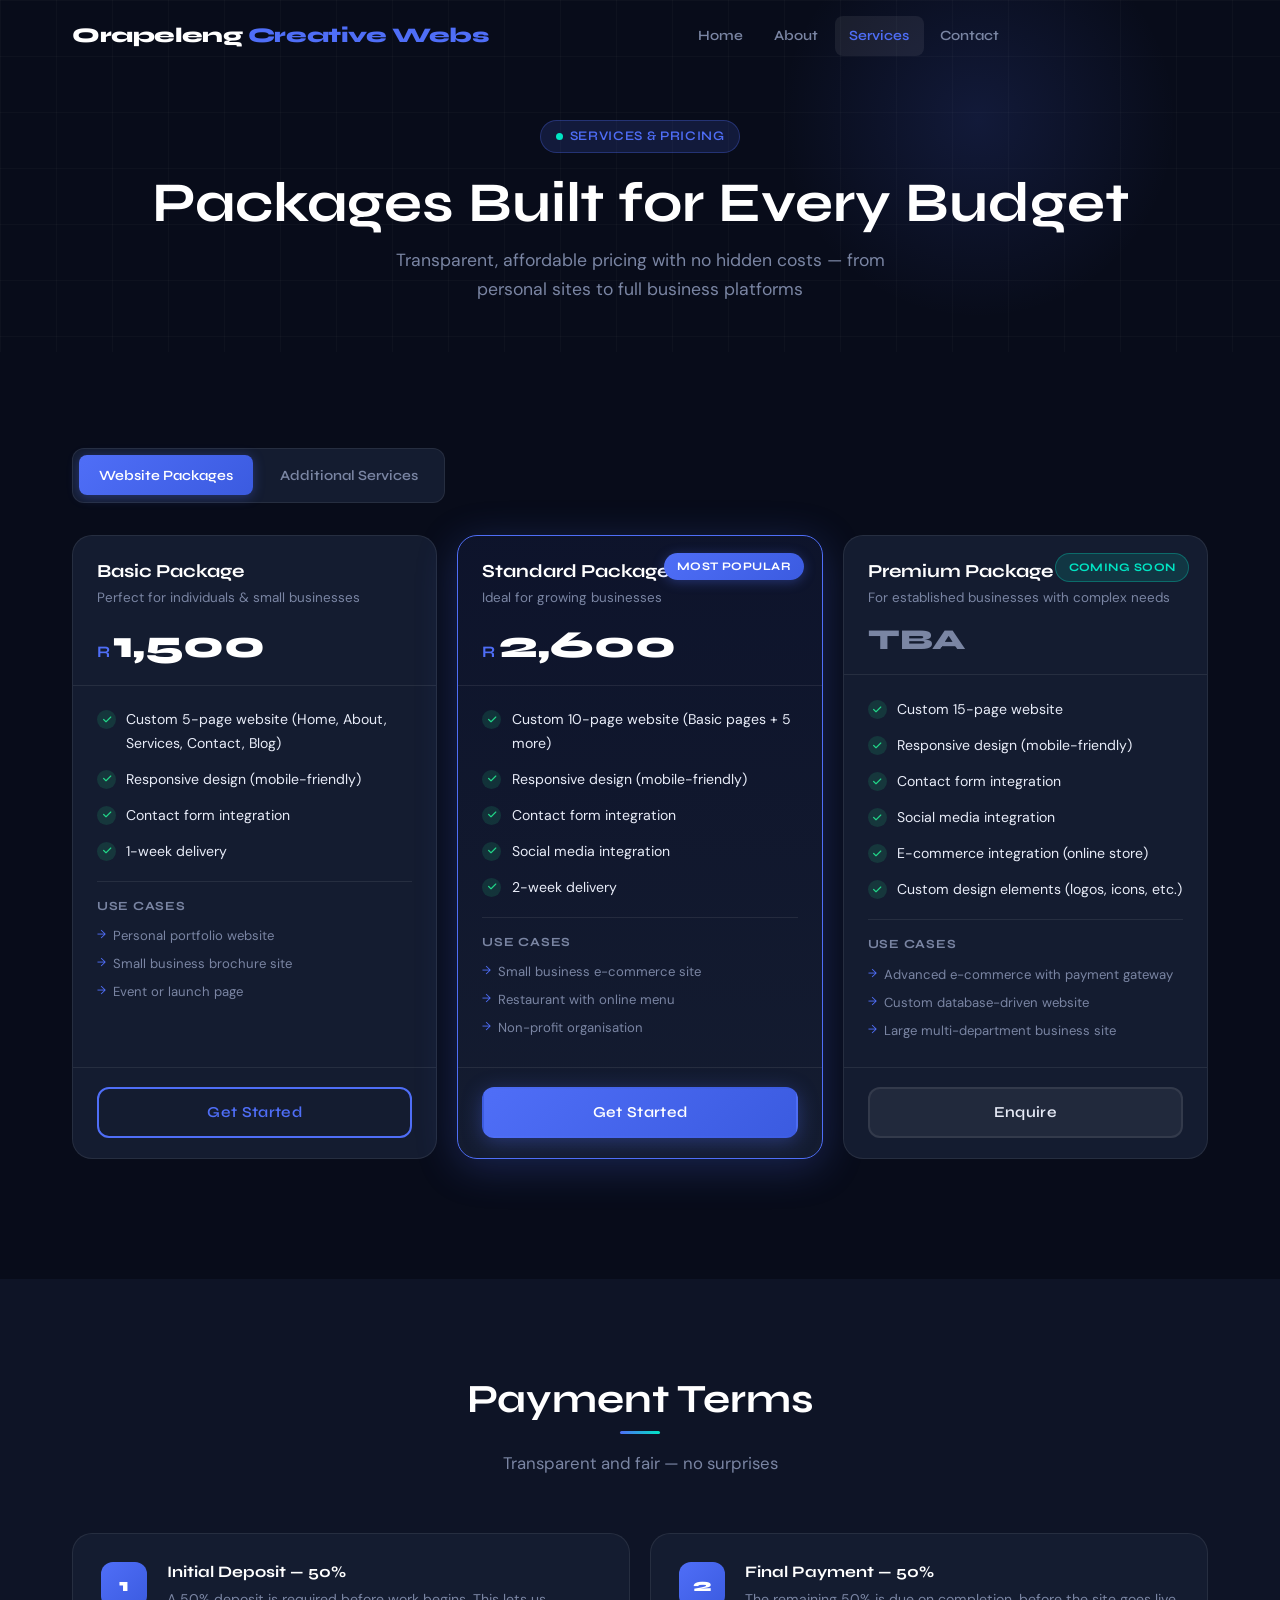
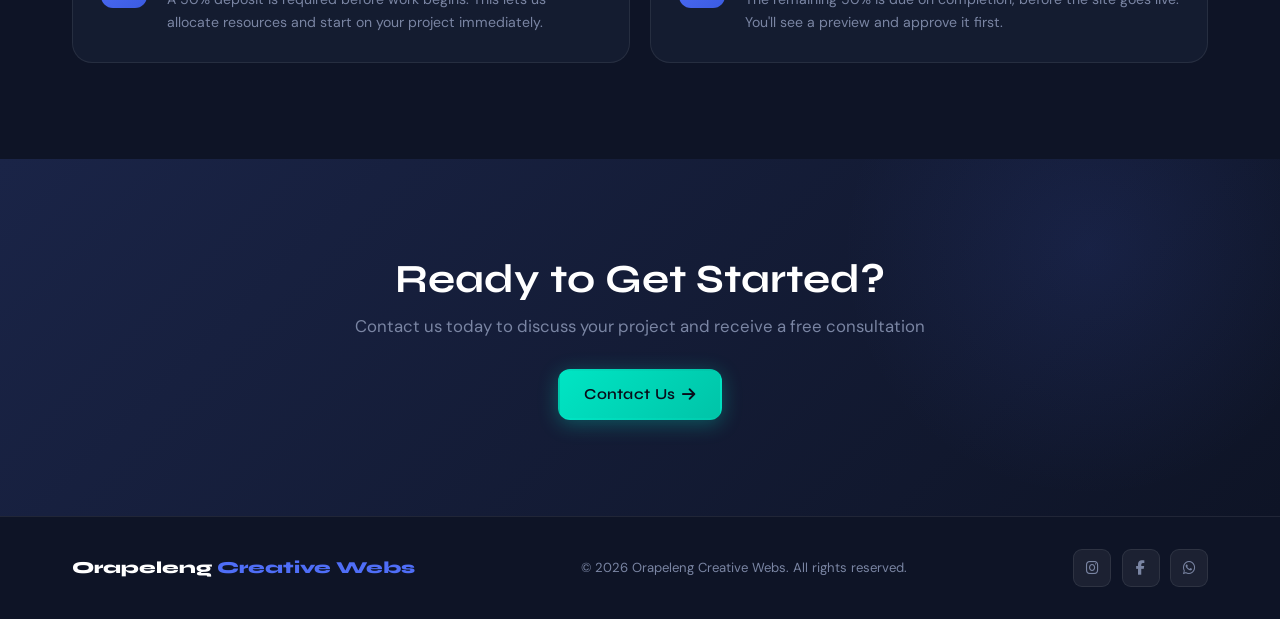
<file: services.html>
<!DOCTYPE html>
<html lang="en">
<head>
    <meta charset="UTF-8">
    <meta name="viewport" content="width=device-width, initial-scale=1.0">
    <title>Services - Orapeleng Creative Webs</title>
    <meta name="description" content="Explore our affordable website packages and services tailored for small businesses, entrepreneurs, and individuals.">
    <link rel="stylesheet" href="styles.css">
    <link rel="preconnect" href="https://fonts.googleapis.com">
    <link rel="preconnect" href="https://fonts.gstatic.com" crossorigin>
    <link href="https://fonts.googleapis.com/css2?family=Syne:wght@600;700;800&family=DM+Sans:ital,opsz,wght@0,9..40,300;0,9..40,400;0,9..40,500&display=swap" rel="stylesheet">
    <link rel="stylesheet" href="https://cdnjs.cloudflare.com/ajax/libs/font-awesome/6.4.0/css/all.min.css">
</head>
<body>

    <header class="header" id="mainHeader">
        <div class="container">
            <div class="header-content">
                <a href="index.html" class="logo">Orapeleng<span> Creative Webs</span></a>
                <nav class="main-nav">
                    <ul class="nav-list">
                        <li><a href="index.html">Home</a></li>
                        <li><a href="about.html">About</a></li>
                        <li><a href="services.html" class="active">Services</a></li>
                        <li><a href="contact.html">Contact</a></li>
                    </ul>
                </nav>
                <div class="nav-actions">
                    <button class="mobile-menu-btn" id="mobileMenuBtn" aria-label="Open navigation menu" aria-expanded="false" aria-controls="mobileMenu"></button>
                </div>
            </div>
        </div>
    </header>

    <div class="mobile-menu-overlay" id="mobileOverlay"></div>
    <div class="mobile-menu" id="mobileMenu">
        <div class="mobile-menu-header">
            <span class="logo">Orapeleng<span> Creative Webs</span></span>
            <button class="mobile-close-btn" id="mobileCloseBtn"><i class="fas fa-times"></i></button>
        </div>
        <ul class="mobile-nav-list">
            <li><a href="index.html"><i class="fas fa-home"></i> Home</a></li>
            <li><a href="about.html"><i class="fas fa-user"></i> About</a></li>
            <li><a href="services.html" class="active"><i class="fas fa-layer-group"></i> Services</a></li>
            <li><a href="contact.html"><i class="fas fa-envelope"></i> Contact</a></li>
        </ul>
        <a href="contact.html" class="btn btn-primary btn-full">Get Started <i class="fas fa-arrow-right"></i></a>
    </div>

    <main>
        <!-- Page Header -->
        <section class="page-header">
            <div class="container">
                <div class="hero-badge" style="margin: 0 auto 1rem;">
                    <span class="dot"></span> Services &amp; Pricing
                </div>
                <h1>Packages Built for <span class="gradient-text">Every Budget</span></h1>
                <p>Transparent, affordable pricing with no hidden costs — from personal sites to full business platforms</p>
            </div>
        </section>

        <!-- Packages Section -->
        <section class="packages-section">
            <div class="container">
                <div class="tabs reveal">
                    <div class="tab-buttons">
                        <button class="tab-btn active" data-tab="packages">Website Packages</button>
                        <button class="tab-btn" data-tab="additional">Additional Services</button>
                    </div>
                    <div class="tab-content">
                        <!-- Packages tab -->
                        <div class="tab-pane active" id="packages">
                            <div class="service-cards">
                                <!-- Basic -->
                                <div class="service-card">
                                    <div class="service-header">
                                        <h3>Basic Package</h3>
                                        <p class="tagline">Perfect for individuals &amp; small businesses</p>
                                        <div class="price-wrapper">
                                            <span class="price-currency">R</span>
                                            <span class="price-amount">1,500</span>
                                        </div>
                                    </div>
                                    <div class="service-content">
                                        <ul class="feature-list">
                                            <li><span class="check"><i class="fas fa-check"></i></span> Custom 5-page website (Home, About, Services, Contact, Blog)</li>
                                            <li><span class="check"><i class="fas fa-check"></i></span> Responsive design (mobile-friendly)</li>
                                            <li><span class="check"><i class="fas fa-check"></i></span> Contact form integration</li>
                                            <li><span class="check"><i class="fas fa-check"></i></span> 1-week delivery</li>
                                        </ul>
                                        <div class="examples">
                                            <h4>Use cases</h4>
                                            <ul>
                                                <li>Personal portfolio website</li>
                                                <li>Small business brochure site</li>
                                                <li>Event or launch page</li>
                                            </ul>
                                        </div>
                                    </div>
                                    <div class="service-footer">
                                        <a href="contact.html" class="btn btn-outline btn-full">Get Started</a>
                                    </div>
                                </div>

                                <!-- Standard -->
                                <div class="service-card popular">
                                    <span class="badge badge-popular">Most Popular</span>
                                    <div class="service-header">
                                        <h3>Standard Package</h3>
                                        <p class="tagline">Ideal for growing businesses</p>
                                        <div class="price-wrapper">
                                            <span class="price-currency">R</span>
                                            <span class="price-amount">2,600</span>
                                        </div>
                                    </div>
                                    <div class="service-content">
                                        <ul class="feature-list">
                                            <li><span class="check"><i class="fas fa-check"></i></span> Custom 10-page website (Basic pages + 5 more)</li>
                                            <li><span class="check"><i class="fas fa-check"></i></span> Responsive design (mobile-friendly)</li>
                                            <li><span class="check"><i class="fas fa-check"></i></span> Contact form integration</li>
                                            <li><span class="check"><i class="fas fa-check"></i></span> Social media integration</li>
                                            <li><span class="check"><i class="fas fa-check"></i></span> 2-week delivery</li>
                                        </ul>
                                        <div class="examples">
                                            <h4>Use cases</h4>
                                            <ul>
                                                <li>Small business e-commerce site</li>
                                                <li>Restaurant with online menu</li>
                                                <li>Non-profit organisation</li>
                                            </ul>
                                        </div>
                                    </div>
                                    <div class="service-footer">
                                        <a href="contact.html" class="btn btn-primary btn-full">Get Started</a>
                                    </div>
                                </div>

                                <!-- Premium -->
                                <div class="service-card">
                                    <span class="badge badge-soon">Coming Soon</span>
                                    <div class="service-header">
                                        <h3>Premium Package</h3>
                                        <p class="tagline">For established businesses with complex needs</p>
                                        <div class="price-wrapper">
                                            <span class="price-amount" style="font-size:1.8rem; color: var(--muted);">TBA</span>
                                        </div>
                                    </div>
                                    <div class="service-content">
                                        <ul class="feature-list">
                                            <li><span class="check"><i class="fas fa-check"></i></span> Custom 15-page website</li>
                                            <li><span class="check"><i class="fas fa-check"></i></span> Responsive design (mobile-friendly)</li>
                                            <li><span class="check"><i class="fas fa-check"></i></span> Contact form integration</li>
                                            <li><span class="check"><i class="fas fa-check"></i></span> Social media integration</li>
                                            <li><span class="check"><i class="fas fa-check"></i></span> E-commerce integration (online store)</li>
                                            <li><span class="check"><i class="fas fa-check"></i></span> Custom design elements (logos, icons, etc.)</li>
                                        </ul>
                                        <div class="examples">
                                            <h4>Use cases</h4>
                                            <ul>
                                                <li>Advanced e-commerce with payment gateway</li>
                                                <li>Custom database-driven website</li>
                                                <li>Large multi-department business site</li>
                                            </ul>
                                        </div>
                                    </div>
                                    <div class="service-footer">
                                        <a href="contact.html" class="btn btn-ghost btn-full">Enquire</a>
                                    </div>
                                </div>
                            </div>
                        </div>

                        <!-- Additional Services tab -->
                        <div class="tab-pane" id="additional">
                            <div class="additional-services">
                                <div class="service-card">
                                    <div class="service-header">
                                        <h3>Website Maintenance</h3>
                                        <p class="tagline">Keep everything running smoothly</p>
                                        <div class="price-wrapper">
                                            <span class="price-currency">R</span>
                                            <span class="price-amount">500</span>
                                            <span class="price-period">/month</span>
                                        </div>
                                    </div>
                                    <div class="service-content">
                                        <p style="color: var(--muted); font-size: 0.93rem;">Keep your website up-to-date with regular updates, security patches, and content changes.</p>
                                    </div>
                                    <div class="service-footer">
                                        <a href="contact.html" class="btn btn-outline btn-full">Get Started</a>
                                    </div>
                                </div>
                                <div class="service-card">
                                    <div class="service-header">
                                        <h3>Website Updates</h3>
                                        <p class="tagline">One-time changes &amp; new features</p>
                                        <div class="price-wrapper">
                                            <span class="price-currency">R</span>
                                            <span class="price-amount">1,000</span>
                                            <span class="price-period">/update</span>
                                        </div>
                                    </div>
                                    <div class="service-content">
                                        <p style="color: var(--muted); font-size: 0.93rem;">Content changes, new pages, or feature additions to your existing website.</p>
                                    </div>
                                    <div class="service-footer">
                                        <a href="contact.html" class="btn btn-outline btn-full">Get Started</a>
                                    </div>
                                </div>
                                <div class="service-card">
                                    <div class="service-header">
                                        <h3>Custom Design Elements</h3>
                                        <p class="tagline">Logos, icons &amp; graphics</p>
                                        <div class="price-wrapper">
                                            <span class="price-currency">R</span>
                                            <span class="price-amount">1,500</span>
                                            <span class="price-period">/element</span>
                                        </div>
                                    </div>
                                    <div class="service-content">
                                        <p style="color: var(--muted); font-size: 0.93rem;">Custom logos, icons, banners, and other graphic elements to enhance your visual identity.</p>
                                    </div>
                                    <div class="service-footer">
                                        <a href="contact.html" class="btn btn-outline btn-full">Get Started</a>
                                    </div>
                                </div>
                                <div class="service-card">
                                    <span class="badge badge-soon">Coming Soon</span>
                                    <div class="service-header">
                                        <h3>E-commerce Integration</h3>
                                        <p class="tagline">Add an online store</p>
                                        <div class="price-wrapper">
                                            <span class="price-amount" style="font-size:1.8rem; color: var(--muted);">TBA</span>
                                        </div>
                                    </div>
                                    <div class="service-content">
                                        <p style="color: var(--muted); font-size: 0.93rem;">Add online store functionality to your existing site, including product listings and payment processing.</p>
                                    </div>
                                    <div class="service-footer">
                                        <a href="contact.html" class="btn btn-ghost btn-full">Enquire</a>
                                    </div>
                                </div>
                            </div>
                        </div>
                    </div>
                </div>
            </div>
        </section>

        <!-- Payment Terms -->
        <section class="payment-terms-section">
            <div class="container">
                <div class="section-header reveal">
                    <h2>Payment Terms</h2>
                    <p>Transparent and fair — no surprises</p>
                </div>
                <div class="payment-terms">
                    <div class="payment-card reveal">
                        <div class="payment-card-num">1</div>
                        <div>
                            <h3>Initial Deposit — 50%</h3>
                            <p>A 50% deposit is required before work begins. This lets us allocate resources and start on your project immediately.</p>
                        </div>
                    </div>
                    <div class="payment-card reveal">
                        <div class="payment-card-num">2</div>
                        <div>
                            <h3>Final Payment — 50%</h3>
                            <p>The remaining 50% is due on completion, before the site goes live. You'll see a preview and approve it first.</p>
                        </div>
                    </div>
                </div>
            </div>
        </section>

        <!-- CTA -->
        <section class="cta-section">
            <div class="container">
                <div class="cta-content reveal">
                    <h2>Ready to Get Started?</h2>
                    <p>Contact us today to discuss your project and receive a free consultation</p>
                    <div class="cta-buttons">
                        <a href="contact.html" class="btn btn-accent">Contact Us <i class="fas fa-arrow-right"></i></a>
                    </div>
                </div>
            </div>
        </section>
    </main>

    <footer class="footer">
        <div class="container">
            <div class="footer-content">
                <a href="index.html" class="footer-logo">Orapeleng<span> Creative Webs</span></a>
                <p class="footer-copy">&copy; <span id="currentYear"></span> Orapeleng Creative Webs. All rights reserved.</p>
                <div class="social-links">
                    <a href="https://instagram.com/orapelengmadibela?utm_source=qr&igsh=MzNINGNkZWQ4Mg==" target="_blank" rel="noopener" aria-label="Instagram"><i class="fab fa-instagram"></i></a>
                    <a href="https://www.facebook.com/orapeleng.madibela.98" target="_blank" rel="noopener" aria-label="Facebook"><i class="fab fa-facebook-f"></i></a>
                    <a href="https://wa.me/27766069486" target="_blank" rel="noopener" aria-label="WhatsApp"><i class="fab fa-whatsapp"></i></a>
                </div>
            </div>
        </div>
    </footer>

    <script src="script.js"></script>
</body>
</html>
</file>
<file: styles.css>
/* =======================================================
   Orapeleng Creative Webs — styles.css
   Architecture: mobile-first, single source of truth
   ======================================================= */

/* ── 1. RESET ──────────────────────────────────────────── */
*, *::before, *::after { margin:0; padding:0; box-sizing:border-box; }
html { scroll-behavior:smooth; -webkit-text-size-adjust:100%; }

/* ── 2. DESIGN TOKENS ──────────────────────────────────── */
:root {
  /* Colours */
  --primary:       #4f6ef7;
  --primary-dark:  #3b5be0;
  --primary-glow:  rgba(79,110,247,.35);
  --accent:        #00e5c4;
  --accent-dark:   #00c4a8;
  --dark:          #080c1a;
  --dark-2:        #0e1426;
  --dark-3:        #141c30;
  --light:         #ffffff;
  --light-2:       #e8ecf8;
  --muted:         #7a85a3;
  --border:        rgba(255,255,255,.08);
  --success:       #22d98a;
  --error:         #ff5c7c;

  /* Typography */
  --font-display:  'Syne', sans-serif;
  --font-body:     'DM Sans', sans-serif;

  /* Spacing scale (mobile-first base) */
  --space-xs:  .5rem;
  --space-sm:  1rem;
  --space-md:  1.5rem;
  --space-lg:  2.5rem;
  --space-xl:  4rem;

  /* Section padding (overridden per breakpoint) */
  --section-pad: 3rem;

  /* Misc */
  --radius:    12px;
  --radius-lg: 20px;
  --shadow:    0 8px 32px rgba(0,0,0,.4);
  --shadow-glow: 0 8px 40px rgba(79,110,247,.25);
  --transition: all .3s cubic-bezier(.4,0,.2,1);

  /* Nav height — used for hero padding-top */
  --nav-h: 64px;
}

/* ── 3. BASE ELEMENTS ──────────────────────────────────── */
body {
  font-family: var(--font-body);
  font-size: 1rem;
  line-height: 1.65;
  color: var(--light-2);
  background: var(--dark);
  overflow-x: hidden;
}

h1,h2,h3,h4,h5,h6 {
  font-family: var(--font-display);
  font-weight: 700;
  line-height: 1.2;
  color: var(--light);
  margin-bottom: .85rem;
}

/* Fluid type — clamp(MIN, PREFERRED, MAX) */
h1 { font-size: clamp(1.75rem, 6vw, 3.5rem); }
h2 { font-size: clamp(1.4rem,  4vw, 2.5rem); }
h3 { font-size: clamp(1.05rem, 2.5vw, 1.35rem); }

p  { margin-bottom: .9rem; color: var(--muted); }
a  { color: var(--primary); text-decoration: none; transition: var(--transition); }
a:hover { color: var(--accent); }
img { max-width:100%; height:auto; display:block; }
ul,ol { margin-bottom: .9rem; padding-left: 1.5rem; }
button { font-family: inherit; }

/* ── 4. LAYOUT ─────────────────────────────────────────── */
.container {
  width: 100%;
  max-width: 1200px;
  margin: 0 auto;
  padding: 0 1rem;          /* 16 px gutters on mobile */
}

section { padding: var(--section-pad) 0; }

.section-header {
  text-align: center;
  margin-bottom: 2rem;
}
.section-header h2 {
  margin-bottom: .6rem;
  display: inline-block;
  position: relative;
}
.section-header h2::after {
  content:'';
  display:block;
  width:40px; height:3px;
  background: linear-gradient(90deg, var(--primary), var(--accent));
  border-radius:4px;
  margin:.5rem auto 0;
}
.section-header p {
  max-width:580px;
  margin:.4rem auto 0;
  font-size: clamp(.9rem, 2vw, 1.05rem);
}
.section-footer { text-align:center; margin-top:2rem; }

/* ── 5. BUTTONS ────────────────────────────────────────── */
.btn {
  display: inline-flex;
  align-items: center;
  justify-content: center;
  gap: .45rem;
  min-height: 48px;           /* WCAG tap target */
  padding: .7rem 1.5rem;
  font-family: var(--font-display);
  font-size: clamp(.85rem, 2vw, .95rem);
  font-weight: 600;
  letter-spacing: .02em;
  cursor: pointer;
  border: 2px solid transparent;
  border-radius: var(--radius);
  transition: var(--transition);
  position: relative;
  overflow: hidden;
  white-space: nowrap;
  -webkit-tap-highlight-color: transparent;
}
.btn::before {
  content:'';
  position:absolute; inset:0;
  background:rgba(255,255,255,.08);
  opacity:0;
  transition:var(--transition);
}
.btn:hover::before { opacity:1; }

.btn-sm    { min-height:40px; padding:.45rem 1rem; font-size:.82rem; }
.btn-full  { width:100%; }

.btn-primary {
  background: linear-gradient(135deg, var(--primary), var(--primary-dark));
  color:#fff; border-color:transparent;
  box-shadow: 0 4px 20px var(--primary-glow);
}
.btn-primary:hover  { transform:translateY(-2px); box-shadow:0 8px 30px var(--primary-glow); color:#fff; }

.btn-accent {
  background: linear-gradient(135deg, var(--accent), var(--accent-dark));
  color:var(--dark); border-color:transparent;
  box-shadow:0 4px 20px rgba(0,229,196,.3);
}
.btn-accent:hover   { transform:translateY(-2px); color:var(--dark); box-shadow:0 8px 30px rgba(0,229,196,.45); }

.btn-outline { color:var(--primary); background:transparent; border-color:var(--primary); }
.btn-outline:hover { background:var(--primary); color:#fff; transform:translateY(-2px); box-shadow:0 4px 20px var(--primary-glow); }

.btn-outline-light { color:#fff; background:transparent; border-color:rgba(255,255,255,.5); }
.btn-outline-light:hover { background:rgba(255,255,255,.12); color:#fff; border-color:#fff; }

.btn-ghost { color:var(--light-2); background:rgba(255,255,255,.06); border-color:var(--border); }
.btn-ghost:hover { background:rgba(255,255,255,.12); color:#fff; border-color:rgba(255,255,255,.2); }

/* ── 6. HEADER / NAV ───────────────────────────────────── */
.header {
  position: fixed;
  inset: 0 0 auto 0;             /* top-pinned full-width */
  height: var(--nav-h);
  z-index: 100;
  display: flex;
  align-items: center;
  transition: background .3s ease, box-shadow .3s ease, height .3s ease;
  will-change: transform;        /* GPU composite layer */
  background: transparent;
}

/* Scrolled state — glass pill */
.header.scrolled {
  background: rgba(8,12,26,.92);
  backdrop-filter: blur(20px);
  -webkit-backdrop-filter: blur(20px);
  box-shadow: 0 4px 30px rgba(0,0,0,.4);
  border-bottom: 1px solid var(--border);
}

.header-content {
  display: flex;
  align-items: center;
  justify-content: space-between;
  width: 100%;
}

/* Logo */
.logo {
  font-family: var(--font-display);
  font-size: clamp(1rem, 3vw, 1.3rem);
  font-weight: 800;
  color: var(--light);
  letter-spacing: -.02em;
  white-space: nowrap;
  flex-shrink: 0;
  line-height: 1;
}
.logo span  { color: var(--primary); }

/* Desktop nav — hidden on mobile */
.main-nav { display:none; }

.nav-list {
  list-style:none; padding:0; margin:0;
  display:flex; gap:.15rem;
}
.nav-list a {
  display:block;
  padding: .5rem .9rem;
  font-family: var(--font-display);
  font-size: .88rem;
  font-weight: 600;
  color: var(--muted);
  border-radius: 8px;
  transition: var(--transition);
}
.nav-list a:hover,
.nav-list a.active { color:var(--light); background:rgba(255,255,255,.07); }
.nav-list a.active { color:var(--primary); }

.nav-actions { display:flex; align-items:center; gap:.6rem; flex-shrink:0; }

/* ── 7. HAMBURGER BUTTON ───────────────────────────────── */
/*
   Pure CSS animated bars — NO JS-injected styles needed.
   Three <span class="bar"> elements are placed in HTML.
   .open class toggled by JS.
*/
.mobile-menu-btn {
  display: flex;               /* always visible (hidden at ≥768px) */
  flex-direction: column;
  align-items: center;
  justify-content: center;
  gap: 5px;
  width: 44px;
  height: 44px;
  padding: 10px;
  background: rgba(255,255,255,.07);
  border: 1px solid var(--border);
  border-radius: 10px;
  cursor: pointer;
  -webkit-tap-highlight-color: transparent;
  transition: background .2s ease, border-color .2s ease;
  flex-shrink: 0;
}
.mobile-menu-btn:hover,
.mobile-menu-btn.open { background:rgba(79,110,247,.18); border-color:rgba(79,110,247,.4); }

/* The three bars */
.bar {
  display: block;
  width: 20px;
  height: 2px;
  background: var(--light);
  border-radius: 2px;
  transform-origin: center;
  transition:
    transform  .35s cubic-bezier(.4,0,.2,1),
    opacity    .25s ease,
    width      .3s  ease;
}

/* X animation */
.mobile-menu-btn.open .bar-1 { transform: translateY(7px) rotate(45deg); }
.mobile-menu-btn.open .bar-2 { opacity:0; width:0; }
.mobile-menu-btn.open .bar-3 { transform: translateY(-7px) rotate(-45deg); }

/* ── 8. MOBILE MENU PANEL ──────────────────────────────── */
.mobile-menu-overlay {
  position: fixed;
  inset: 0;
  background: rgba(0,0,0,.65);
  backdrop-filter: blur(4px);
  -webkit-backdrop-filter: blur(4px);
  z-index: 199;
  opacity: 0;
  pointer-events: none;
  transition: opacity .3s ease;
}
.mobile-menu-overlay.active { opacity:1; pointer-events:all; }

.mobile-menu {
  position: fixed;
  top: 0;
  right: -110%;              /* start off-screen */
  width: min(300px, 85vw);
  height: 100dvh;            /* dynamic viewport height — avoids browser chrome issues */
  height: 100vh;             /* fallback */
  background: var(--dark-2);
  border-left: 1px solid var(--border);
  box-shadow: -20px 0 60px rgba(0,0,0,.6);
  z-index: 200;
  padding: 1.5rem 1.25rem;
  overflow-y: auto;
  -webkit-overflow-scrolling: touch;
  transition: right .38s cubic-bezier(.4,0,.2,1);
  display: flex;
  flex-direction: column;
}
.mobile-menu.active { right:0; }

.mobile-menu-header {
  display: flex;
  align-items: center;
  justify-content: space-between;
  margin-bottom: 2rem;
  padding-bottom: 1.25rem;
  border-bottom: 1px solid var(--border);
  flex-shrink: 0;
}

.mobile-close-btn {
  display: flex;
  align-items: center;
  justify-content: center;
  width: 40px; height: 40px;
  background: rgba(255,255,255,.07);
  border: 1px solid var(--border);
  border-radius: 9px;
  font-size: 1.1rem;
  color: var(--light);
  cursor: pointer;
  transition: var(--transition);
  -webkit-tap-highlight-color: transparent;
}
.mobile-close-btn:hover { color:var(--error); background:rgba(255,92,124,.12); }

.mobile-nav-list {
  list-style:none; padding:0; margin:0 0 auto;
  flex: 1;
}
.mobile-nav-list li { margin-bottom:.2rem; }
.mobile-nav-list a {
  display: flex;
  align-items: center;
  gap: .75rem;
  padding: .9rem 1rem;
  min-height: 52px;           /* big tap targets */
  font-family: var(--font-display);
  font-size: 1rem;
  font-weight: 600;
  color: var(--muted);
  border-radius: 10px;
  transition: var(--transition);
  -webkit-tap-highlight-color: transparent;
}
.mobile-nav-list a:hover,
.mobile-nav-list a.active { color:var(--light); background:rgba(79,110,247,.15); }
.mobile-nav-list a.active  { color:var(--primary); }
.mobile-nav-list a i {
  width:20px; text-align:center;
  font-size:.9rem; color:var(--primary);
  flex-shrink:0;
}

.mobile-menu-cta { margin-top: 1.5rem; flex-shrink:0; }

/* ── 9. HERO ───────────────────────────────────────────── */
.hero-section {
  /* Exactly clears the fixed nav */
  padding-top: calc(var(--nav-h) + 2rem);
  padding-bottom: 2.5rem;
  min-height: 100svh;          /* small viewport height unit (iOS Safari) */
  min-height: 100vh;           /* fallback */
  display: flex;
  align-items: center;
  position: relative;
  overflow: hidden;
  background: var(--dark);
}

/* Background layers */
.hero-bg { position:absolute; inset:0; z-index:0; pointer-events:none; }
.hero-bg-grid {
  position:absolute; inset:0;
  background-image:
    linear-gradient(rgba(255,255,255,.022) 1px, transparent 1px),
    linear-gradient(90deg, rgba(255,255,255,.022) 1px, transparent 1px);
  background-size: 56px 56px;
}
.hero-bg-glow-1 {
  position:absolute;
  width: clamp(280px, 50vw, 600px);
  height: clamp(280px, 50vw, 600px);
  background: radial-gradient(circle, rgba(79,110,247,.18) 0%, transparent 70%);
  top:-100px; right:-80px;
  border-radius:50%;
  animation: floatGlow 8s ease-in-out infinite alternate;
}
.hero-bg-glow-2 {
  position:absolute;
  width: clamp(200px, 35vw, 400px);
  height: clamp(200px, 35vw, 400px);
  background: radial-gradient(circle, rgba(0,229,196,.1) 0%, transparent 70%);
  bottom:40px; left:-40px;
  border-radius:50%;
  animation: floatGlow 10s ease-in-out infinite alternate-reverse;
}
@keyframes floatGlow {
  from { transform:translate(0,0) scale(1); }
  to   { transform:translate(20px,15px) scale(1.08); }
}

/* Hero two-column grid — single col on mobile */
.hero-content {
  position:relative; z-index:1;
  display:grid;
  grid-template-columns: 1fr;
  gap: 2rem;
  align-items: center;
  width:100%;
}

/* Badge */
.hero-badge {
  display:inline-flex;
  align-items:center;
  gap:.45rem;
  background:rgba(79,110,247,.15);
  border:1px solid rgba(79,110,247,.3);
  border-radius:100px;
  padding:.3rem .9rem;
  font-size: clamp(.7rem, 1.8vw, .82rem);
  font-weight:600;
  color:var(--primary);
  font-family:var(--font-display);
  margin-bottom:1.1rem;
  letter-spacing:.05em;
  text-transform:uppercase;
  animation:fadeInUp .6s ease both;
}
.hero-badge .dot {
  width:7px; height:7px;
  background:var(--accent);
  border-radius:50%;
  animation:pulse 2s infinite;
  flex-shrink:0;
}
@keyframes pulse {
  0%,100%{ opacity:1; transform:scale(1); }
  50%    { opacity:.5; transform:scale(.8); }
}

.hero-text h1 {
  margin-bottom:1rem;
  animation:fadeInUp .6s .1s ease both;
}
.hero-text h1 .gradient-text {
  background:linear-gradient(135deg, var(--primary), var(--accent));
  -webkit-background-clip:text;
  -webkit-text-fill-color:transparent;
  background-clip:text;
}
.hero-text > p {
  font-size: clamp(.9rem, 2.2vw, 1.1rem);
  line-height:1.7;
  margin-bottom:1.5rem;
  max-width:520px;
  animation:fadeInUp .6s .2s ease both;
}

.hero-buttons {
  display:flex;
  flex-wrap:wrap;
  gap:.75rem;
  margin-bottom:2rem;
  animation:fadeInUp .6s .3s ease both;
}

/* Stats row */
.hero-stats {
  display:flex;
  flex-wrap:wrap;
  gap:1.25rem;
  animation:fadeInUp .6s .4s ease both;
}
.stat-item { display:flex; flex-direction:column; }
.stat-number {
  font-family:var(--font-display);
  font-size: clamp(1.3rem, 3vw, 1.75rem);
  font-weight:800; color:var(--light); line-height:1;
}
.stat-label { font-size:.75rem; color:var(--muted); margin-top:.2rem; }
.stat-divider { width:1px; background:var(--border); align-self:stretch; }

/* Hero visual */
.hero-visual {
  position:relative;
  animation:fadeInUp .8s .2s ease both;
}
.hero-canvas-wrapper {
  position:relative;
  border-radius:var(--radius-lg);
  overflow:hidden;
  background:var(--dark-2);
  border:1px solid var(--border);
  box-shadow:var(--shadow-glow), var(--shadow);
  aspect-ratio:4/3;
}
#heroCanvas { position:absolute; inset:0; width:100%; height:100%; }
.hero-canvas-overlay {
  position:absolute; inset:0;
  display:flex; flex-direction:column;
  align-items:center; justify-content:center;
  text-align:center;
  padding:1.5rem;
  background:linear-gradient(to top, rgba(8,12,26,.7) 0%, transparent 60%);
}
.hero-canvas-overlay h2 {
  font-size: clamp(1rem, 2.5vw, 1.5rem);
  margin-bottom:.4rem; color:var(--light);
}
.hero-canvas-overlay p { color:var(--light-2); font-size:.88rem; margin:0; }

/* Floating cards — hidden on mobile, shown ≥768px */
.hero-card {
  display:none;         /* default hidden */
  position:absolute;
  background:rgba(14,20,38,.93);
  border:1px solid var(--border);
  border-radius:var(--radius);
  padding:.8rem 1rem;
  backdrop-filter:blur(12px);
  box-shadow:var(--shadow);
  align-items:center;
  gap:.65rem;
}
.hero-card.card-1 { bottom:-18px; left:-18px; animation:floatCard 4s ease-in-out infinite; }
.hero-card.card-2 { top:-14px; right:-14px;   animation:floatCard 5s 1s ease-in-out infinite alternate; }
@keyframes floatCard {
  0%,100%{ transform:translateY(0); }
  50%    { transform:translateY(-10px); }
}
.hero-card-icon {
  width:34px; height:34px;
  background:linear-gradient(135deg, var(--primary), var(--primary-dark));
  border-radius:9px;
  display:flex; align-items:center; justify-content:center;
  font-size:.95rem; color:#fff; flex-shrink:0;
}
.hero-card-icon.accent { background:linear-gradient(135deg, var(--accent), var(--accent-dark)); color:var(--dark); }
.hero-card-text strong { display:block; font-family:var(--font-display); font-size:.82rem; font-weight:700; color:var(--light); line-height:1.2; }
.hero-card-text span   { font-size:.72rem; color:var(--muted); }

/* ── 10. PAGE HEADER (inner pages) ─────────────────────── */
.page-header {
  padding-top: calc(var(--nav-h) + 2.5rem);
  padding-bottom: 2.5rem;
  background:var(--dark);
  text-align:center;
  position:relative;
  overflow:hidden;
}
.page-header::before {
  content:'';
  position:absolute; inset:0;
  background-image:
    linear-gradient(rgba(255,255,255,.022) 1px, transparent 1px),
    linear-gradient(90deg, rgba(255,255,255,.022) 1px, transparent 1px);
  background-size:56px 56px;
  pointer-events:none;
}
.page-header::after {
  content:'';
  position:absolute;
  width:clamp(240px,40vw,400px); height:clamp(240px,40vw,400px);
  background:radial-gradient(circle, rgba(79,110,247,.14) 0%, transparent 70%);
  top:-80px; right:8%;
  border-radius:50%;
  pointer-events:none;
}
.page-header .container { position:relative; z-index:1; }
.page-header h1          { margin-bottom:.6rem; }
.page-header > .container > p {
  font-size:clamp(.9rem, 2vw, 1.1rem);
  max-width:520px; margin:0 auto;
}

/* ── 11. SECTION BACKGROUNDS ───────────────────────────── */
.bg-dark-2 { background:var(--dark-2); }
.bg-dark-3 { background:var(--dark-3); }
.target-market-section        { background:var(--dark-2); }
.portfolio-section            { background:var(--dark-2); }
.payment-terms-section        { background:var(--dark-2); }
.faq-section                  { background:var(--dark-2); }
.values-section               { background:var(--dark-2); }

/* ── 12. MARKET / FEATURE CARDS ────────────────────────── */
.market-cards, .feature-cards {
  display:grid;
  grid-template-columns: 1fr;
  gap:1rem;
}

.market-card {
  background:var(--dark-3);
  border:1px solid var(--border);
  border-radius:var(--radius);
  padding:1.4rem;
  transition:var(--transition);
  position:relative;
  overflow:hidden;
}
.market-card::before {
  content:'';
  position:absolute; top:0; left:0; right:0; height:2px;
  background:linear-gradient(90deg, var(--primary), var(--accent));
  transform:scaleX(0); transform-origin:left;
  transition:var(--transition);
}
.market-card:hover::before { transform:scaleX(1); }
.market-card:hover {
  border-color:rgba(79,110,247,.3);
  transform:translateY(-4px);
  box-shadow:var(--shadow-glow);
}
.market-card-icon {
  width:44px; height:44px;
  background:rgba(79,110,247,.14);
  border-radius:11px;
  display:flex; align-items:center; justify-content:center;
  font-size:1.15rem; color:var(--primary);
  margin-bottom:.9rem;
  transition:var(--transition);
}
.market-card:hover .market-card-icon { background:rgba(79,110,247,.24); transform:scale(1.08); }
.market-card h3 { font-size:1.05rem; margin-bottom:.4rem; }
.market-card p  { margin:0; font-size:.88rem; }

.feature-card {
  background:var(--dark-3);
  border:1px solid var(--border);
  border-radius:var(--radius);
  padding:1.4rem;
  display:flex;
  gap:1.1rem;
  align-items:flex-start;
  transition:var(--transition);
}
.feature-card:hover { border-color:rgba(79,110,247,.3); transform:translateX(4px); box-shadow:var(--shadow); }
.feature-icon {
  width:46px; height:46px;
  border-radius:13px;
  display:flex; align-items:center; justify-content:center;
  font-size:1.1rem; flex-shrink:0;
}
.feature-icon.blue   { background:rgba(79,110,247,.14);  color:var(--primary); }
.feature-icon.teal   { background:rgba(0,229,196,.11);   color:var(--accent);  }
.feature-icon.yellow { background:rgba(255,200,50,.11);  color:#ffc832;        }
.feature-icon.pink   { background:rgba(255,92,124,.11);  color:var(--error);   }
.feature-card h3 { font-size:1rem; margin-bottom:.35rem; }
.feature-card p  { margin:0; font-size:.88rem; }

/* ── 13. SERVICE / PRICING CARDS ───────────────────────── */
.service-cards {
  display:grid;
  grid-template-columns:1fr;
  gap:1.25rem;
  margin-bottom:1.5rem;
}

.service-card {
  background:var(--dark-3);
  border:1px solid var(--border);
  border-radius:var(--radius-lg);
  overflow:hidden;
  transition:var(--transition);
  position:relative;
  display:flex;
  flex-direction:column;
}
.service-card:hover {
  transform:translateY(-5px);
  box-shadow:var(--shadow-glow);
  border-color:rgba(79,110,247,.4);
}
.service-card.popular {
  border-color:var(--primary);
  background:linear-gradient(180deg, rgba(79,110,247,.08) 0%, var(--dark-3) 100%);
  box-shadow:var(--shadow-glow);
}

.badge {
  position:absolute; top:1.1rem; right:1.1rem;
  padding:.25rem .8rem;
  border-radius:100px;
  font-size:.72rem; font-weight:700;
  font-family:var(--font-display);
  letter-spacing:.04em; text-transform:uppercase;
}
.badge-popular { background:linear-gradient(135deg,var(--primary),var(--primary-dark)); color:#fff; box-shadow:0 2px 12px var(--primary-glow); }
.badge-soon    { background:rgba(0,229,196,.13); color:var(--accent); border:1px solid rgba(0,229,196,.3); }

.service-header  { padding:1.5rem 1.5rem 1.2rem; border-bottom:1px solid var(--border); }
.service-header h3  { font-size:1.15rem; margin-bottom:.3rem; }
.service-header .tagline { font-size:.84rem; color:var(--muted); margin-bottom:1.1rem; }
.price-wrapper   { display:flex; align-items:baseline; gap:.2rem; }
.price-currency  { font-family:var(--font-display); font-weight:700; font-size:1rem; color:var(--primary); }
.price-amount    { font-family:var(--font-display); font-size:clamp(1.8rem,4vw,2.4rem); font-weight:800; color:var(--light); line-height:1; }
.price-period    { font-size:.82rem; color:var(--muted); }

.service-content { padding:1.4rem 1.5rem; flex-grow:1; }
.feature-list    { list-style:none; padding:0; margin:0; }
.feature-list li {
  display:flex; align-items:flex-start;
  gap:.65rem; margin-bottom:.8rem;
  font-size:.88rem; color:var(--light-2);
}
.feature-list li .check {
  width:19px; height:19px;
  background:rgba(34,217,138,.14);
  border-radius:50%;
  display:flex; align-items:center; justify-content:center;
  font-size:.6rem; color:var(--success);
  flex-shrink:0; margin-top:2px;
}
.examples { margin-top:1.1rem; padding-top:1.1rem; border-top:1px solid var(--border); }
.examples h4 { font-size:.78rem; text-transform:uppercase; letter-spacing:.06em; color:var(--muted); margin-bottom:.5rem; font-family:var(--font-display); }
.examples ul  { list-style:none; padding:0; margin:0; }
.examples ul li { font-size:.82rem; color:var(--muted); padding:.2rem 0 .2rem 1rem; position:relative; }
.examples ul li::before { content:'→'; position:absolute; left:0; color:var(--primary); font-size:.72rem; }

.service-footer { padding:1.2rem 1.5rem; border-top:1px solid var(--border); }

/* ── 14. ADDITIONAL SERVICES ───────────────────────────── */
.additional-services { display:grid; grid-template-columns:1fr; gap:1.1rem; }

/* ── 15. PORTFOLIO ─────────────────────────────────────── */
.portfolio-grid { display:grid; grid-template-columns:1fr; gap:1.25rem; }
.portfolio-grid.single-project { max-width:680px; margin:0 auto; }

.portfolio-item { border-radius:var(--radius-lg); overflow:hidden; position:relative; cursor:pointer; }
.portfolio-image { position:relative; overflow:hidden; aspect-ratio:16/10; background:var(--dark-3); }
.portfolio-image img { width:100%; height:100%; object-fit:cover; transition:transform .6s cubic-bezier(.4,0,.2,1); }
.portfolio-overlay {
  position:absolute; inset:0;
  background:linear-gradient(to top, rgba(8,12,26,.95) 0%, rgba(8,12,26,.35) 60%, transparent 100%);
  display:flex; align-items:flex-end; padding:1.5rem;
  opacity:0; transition:opacity .4s ease;
}
.portfolio-info h3 { font-size:1.1rem; margin-bottom:.3rem; color:var(--light); transform:translateY(14px); transition:transform .4s ease; }
.portfolio-info p  { font-size:.85rem; margin-bottom:.85rem; color:var(--light-2); transform:translateY(14px); transition:transform .4s .05s ease; }
.portfolio-info .btn { transform:translateY(14px); transition:transform .4s .1s ease; }
.portfolio-item:hover .portfolio-overlay { opacity:1; }
.portfolio-item:hover .portfolio-image img { transform:scale(1.07); }
.portfolio-item:hover .portfolio-info h3,
.portfolio-item:hover .portfolio-info p,
.portfolio-item:hover .portfolio-info .btn { transform:translateY(0); }

/* ── 16. CTA ───────────────────────────────────────────── */
.cta-section {
  background:linear-gradient(135deg, #1a2447 0%, var(--dark-2) 100%);
  position:relative; overflow:hidden;
}
.cta-section::before {
  content:'';
  position:absolute;
  width:clamp(200px,40vw,500px); height:clamp(200px,40vw,500px);
  background:radial-gradient(circle, rgba(79,110,247,.11) 0%, transparent 70%);
  top:-160px; right:-60px; border-radius:50%;
  pointer-events:none;
}
.cta-content { text-align:center; max-width:600px; margin:0 auto; position:relative; z-index:1; }
.cta-content h2 { margin-bottom:.6rem; }
.cta-content p  { font-size:clamp(.9rem, 2vw, 1.05rem); margin-bottom:1.75rem; }
.cta-buttons { display:flex; flex-wrap:wrap; justify-content:center; gap:.85rem; }

/* ── 17. ABOUT PAGE ────────────────────────────────────── */
.story-content { display:grid; grid-template-columns:1fr; gap:2.5rem; align-items:center; }
.gradient-box {
  width:100%; max-width:460px;
  aspect-ratio:4/3; margin:0 auto;
  border-radius:var(--radius-lg);
  overflow:hidden;
  background:linear-gradient(135deg, #1a2447, #0e1a38, #162035);
  border:1px solid var(--border);
  position:relative;
  box-shadow:var(--shadow-glow);
}
.gradient-box::before {
  content:'';
  position:absolute; inset:0;
  background:
    radial-gradient(circle at 30% 40%, rgba(79,110,247,.3) 0%, transparent 50%),
    radial-gradient(circle at 70% 70%, rgba(0,229,196,.2) 0%, transparent 50%);
  animation:gradShift 6s ease infinite alternate;
}
@keyframes gradShift { 0%{opacity:.7;transform:scale(1);} 100%{opacity:1;transform:scale(1.04);} }
.gradient-label { position:absolute; inset:0; display:flex; flex-direction:column; align-items:center; justify-content:center; gap:.45rem; z-index:1; }
.gradient-label-icon { font-size:2.25rem; filter:drop-shadow(0 0 18px rgba(79,110,247,.6)); }
.gradient-label span { font-family:var(--font-display); font-size:1rem; font-weight:700; color:var(--light); letter-spacing:.03em; }

.values-grid   { display:grid; grid-template-columns:1fr; gap:1.1rem; }
.value-card {
  background:var(--dark-3); border:1px solid var(--border);
  border-radius:var(--radius); padding:1.4rem; transition:var(--transition);
}
.value-card:hover { border-color:rgba(79,110,247,.3); transform:translateY(-4px); box-shadow:var(--shadow); }
.value-card-icon {
  width:42px; height:42px; background:rgba(79,110,247,.12);
  border-radius:11px; display:flex; align-items:center; justify-content:center;
  font-size:1.05rem; color:var(--primary); margin-bottom:.9rem; transition:var(--transition);
}
.value-card:hover .value-card-icon { background:rgba(79,110,247,.22); transform:rotate(-5deg) scale(1.08); }
.value-card h3 { font-size:1rem; margin-bottom:.4rem; }
.value-card p  { margin:0; font-size:.88rem; }

.process-steps { display:grid; grid-template-columns:1fr; gap:1.25rem; }
.process-step {
  background:var(--dark-3); border:1px solid var(--border);
  border-radius:var(--radius); padding:2rem 1.4rem 1.4rem;
  text-align:center; transition:var(--transition); position:relative; overflow:hidden;
}
.process-step::after {
  content:''; position:absolute; inset:0;
  background:linear-gradient(135deg, rgba(79,110,247,.07) 0%, transparent 60%);
  opacity:0; transition:var(--transition);
}
.process-step:hover::after { opacity:1; }
.process-step:hover { border-color:rgba(79,110,247,.35); transform:translateY(-5px); box-shadow:var(--shadow-glow); }
.step-number {
  width:46px; height:46px;
  background:linear-gradient(135deg, var(--primary), var(--primary-dark));
  border-radius:50%; color:#fff;
  font-family:var(--font-display); font-weight:800; font-size:1.05rem;
  display:flex; align-items:center; justify-content:center;
  margin:0 auto 1.1rem;
  box-shadow:0 4px 16px var(--primary-glow);
}
.process-step h3 { font-size:1rem; margin-bottom:.5rem; }
.process-step p  { font-size:.88rem; margin:0; }

/* ── 18. SERVICES PAGE ─────────────────────────────────── */
.tab-buttons {
  display:flex; gap:.4rem; flex-wrap:wrap;
  background:var(--dark-3);
  border:1px solid var(--border);
  border-radius:var(--radius);
  padding:.4rem;
  width:fit-content;
  max-width:100%;
  margin-bottom:2rem;
}
.tab-btn {
  padding:.6rem 1.25rem; min-height:40px;
  background:transparent; border:none;
  border-radius:8px;
  font-family:var(--font-display); font-size:.88rem; font-weight:600;
  color:var(--muted); cursor:pointer; transition:var(--transition);
  white-space:nowrap; -webkit-tap-highlight-color:transparent;
}
.tab-btn:hover  { color:var(--light); background:rgba(255,255,255,.06); }
.tab-btn.active {
  background:linear-gradient(135deg, var(--primary), var(--primary-dark));
  color:#fff; box-shadow:0 2px 12px var(--primary-glow);
}
.tab-pane { display:none; animation:fadeIn .3s ease; }
.tab-pane.active { display:block; }
@keyframes fadeIn { from{opacity:0;transform:translateY(8px);} to{opacity:1;transform:none;} }

.payment-terms { display:grid; grid-template-columns:1fr; gap:1.25rem; }
.payment-card {
  background:var(--dark-3); border:1px solid var(--border);
  border-radius:var(--radius-lg); padding:1.75rem;
  display:flex; gap:1.25rem; align-items:flex-start; transition:var(--transition);
}
.payment-card:hover { border-color:rgba(79,110,247,.3); box-shadow:var(--shadow); }
.payment-card-num {
  width:46px; height:46px;
  background:linear-gradient(135deg, var(--primary), var(--primary-dark));
  border-radius:12px; display:flex; align-items:center; justify-content:center;
  font-family:var(--font-display); font-size:1.15rem; font-weight:800; color:#fff; flex-shrink:0;
}
.payment-card h3 { font-size:1rem; margin-bottom:.4rem; }
.payment-card p  { margin:0; font-size:.88rem; }

/* ── 19. CONTACT PAGE ──────────────────────────────────── */
.contact-grid { display:grid; grid-template-columns:1fr; gap:2.5rem; }
.section-intro { margin-bottom:1.75rem; }
.section-intro h2 { margin-bottom:.4rem; }
.section-intro p  { font-size:.92rem; }

.form-group { margin-bottom:1.1rem; }
.form-row   { display:grid; grid-template-columns:1fr; gap:1.1rem; }

label {
  display:block;
  font-family:var(--font-display); font-size:.82rem; font-weight:600;
  color:var(--light-2); margin-bottom:.45rem; letter-spacing:.02em;
}

input, textarea, select {
  width:100%;
  padding:.8rem 1rem;
  font-family:var(--font-body); font-size:.95rem;
  color:var(--light); background:var(--dark-3);
  border:1px solid var(--border); border-radius:var(--radius);
  transition:var(--transition); outline:none;
  -webkit-appearance:none;
}
input::placeholder, textarea::placeholder { color:var(--muted); }
input:focus, textarea:focus, select:focus {
  border-color:var(--primary);
  box-shadow:0 0 0 3px rgba(79,110,247,.16);
  background:rgba(79,110,247,.04);
}
textarea { resize:vertical; min-height:130px; }

.contact-info { display:flex; flex-direction:column; gap:.85rem; margin-bottom:1.5rem; }
.info-card {
  display:flex; align-items:center; gap:1.1rem;
  background:var(--dark-3); border:1px solid var(--border);
  border-radius:var(--radius); padding:1.1rem 1.35rem; transition:var(--transition);
}
.info-card:hover { border-color:rgba(79,110,247,.3); transform:translateX(4px); }
.info-icon {
  width:42px; height:42px;
  background:rgba(79,110,247,.13); border-radius:11px;
  display:flex; align-items:center; justify-content:center;
  font-size:.95rem; color:var(--primary); flex-shrink:0;
}
.info-content h3 { font-size:.78rem; text-transform:uppercase; letter-spacing:.06em; color:var(--muted); margin-bottom:.2rem; }
.info-content p  { margin:0; font-size:.9rem; color:var(--light-2); }

.business-hours { background:var(--dark-3); border:1px solid var(--border); border-radius:var(--radius); padding:1.35rem; }
.business-hours h3 { font-size:.95rem; margin-bottom:1rem; padding-bottom:.7rem; border-bottom:1px solid var(--border); }
.hours-grid { display:flex; flex-direction:column; gap:.5rem; }
.hours-item { display:flex; justify-content:space-between; font-size:.88rem; }
.hours-item .day  { color:var(--muted); }
.hours-item .time { color:var(--light-2); font-weight:500; }

/* ── 20. FAQ ───────────────────────────────────────────── */
.faq-container { max-width:720px; margin:0 auto; display:flex; flex-direction:column; gap:.65rem; }
.faq-item { background:var(--dark-3); border:1px solid var(--border); border-radius:var(--radius); overflow:hidden; transition:border-color .3s ease; }
.faq-item.open { border-color:rgba(79,110,247,.4); }
.faq-question { display:flex; align-items:center; justify-content:space-between; padding:1.15rem 1.35rem; cursor:pointer; user-select:none; gap:.9rem; min-height:56px; -webkit-tap-highlight-color:transparent; }
.faq-question h3 { font-size:clamp(.88rem, 2vw, 1rem); margin:0; font-weight:600; color:var(--light-2); transition:color .3s ease; }
.faq-item.open .faq-question h3 { color:var(--primary); }
.faq-icon {
  width:26px; height:26px; background:rgba(255,255,255,.06);
  border-radius:7px; display:flex; align-items:center; justify-content:center;
  font-size:.75rem; color:var(--muted); flex-shrink:0; transition:var(--transition);
}
.faq-item.open .faq-icon { background:rgba(79,110,247,.2); color:var(--primary); transform:rotate(45deg); }
.faq-answer { max-height:0; overflow:hidden; transition:max-height .4s cubic-bezier(.4,0,.2,1); }
.faq-answer p { padding:0 1.35rem 1.35rem; font-size:.88rem; line-height:1.7; margin:0; color:var(--muted); }

/* ── 21. FOOTER ────────────────────────────────────────── */
.footer { background:var(--dark-2); border-top:1px solid var(--border); padding:2rem 0; }
.footer-content { display:flex; flex-direction:column; align-items:center; gap:1.25rem; text-align:center; }
.footer-logo { font-family:var(--font-display); font-size:1.05rem; font-weight:800; color:var(--light); }
.footer-logo span { color:var(--primary); }
.footer-copy { font-size:.82rem; color:var(--muted); margin:0; }
.social-links { display:flex; gap:.65rem; }
.social-links a {
  width:38px; height:38px; border-radius:9px;
  background:rgba(255,255,255,.06); border:1px solid var(--border);
  color:var(--muted); display:flex; align-items:center; justify-content:center;
  font-size:.9rem; transition:var(--transition);
}
.social-links a:hover { background:rgba(79,110,247,.2); color:var(--primary); border-color:rgba(79,110,247,.4); transform:translateY(-3px); }

/* ── 22. BACK TO TOP ───────────────────────────────────── */
.back-to-top {
  position:fixed; bottom:20px; right:20px;
  width:44px; height:44px; border-radius:12px;
  background:linear-gradient(135deg, var(--primary), var(--primary-dark));
  color:#fff; border:none;
  display:none; align-items:center; justify-content:center;
  cursor:pointer; z-index:90;
  box-shadow:0 4px 20px var(--primary-glow);
  transition:var(--transition); font-size:.95rem;
  -webkit-tap-highlight-color:transparent;
}
.back-to-top:hover { transform:translateY(-3px); box-shadow:0 8px 28px var(--primary-glow); }

/* ── 23. FORM MESSAGES ─────────────────────────────────── */
.form-message {
  padding:.9rem 1.1rem; margin-top:1rem;
  border-radius:var(--radius); font-size:.88rem; font-weight:500;
  display:flex; align-items:center; gap:.65rem;
}
.form-message.success { background:rgba(34,217,138,.1); color:var(--success); border:1px solid rgba(34,217,138,.3); }
.form-message.error   { background:rgba(255,92,124,.1);  color:var(--error);   border:1px solid rgba(255,92,124,.3); }

/* ── 24. ANIMATIONS ────────────────────────────────────── */
@keyframes fadeInUp {
  from { opacity:0; transform:translateY(22px); }
  to   { opacity:1; transform:none; }
}
.reveal {
  opacity:0; transform:translateY(26px);
  transition:opacity .6s ease, transform .6s ease;
}
.reveal.visible { opacity:1; transform:none; }

/* ── 25. RESPONSIVE BREAKPOINTS ────────────────────────── */

/*
   Strategy:
   • Base styles above = mobile (≤479px)
   • SM  480px+   : 2-col grids where sensible
   • MD  768px+   : desktop nav, floating cards, 3-col service
   • LG  992px+   : 2-col hero, wider grids
   • XL  1200px+  : max-width caps, generous padding
*/

/* SM — 480px and up */
@media (min-width: 480px) {
  .container { padding: 0 1.25rem; }

  /* Grids go 2-col */
  .market-cards        { grid-template-columns: repeat(2, 1fr); }
  .feature-cards       { grid-template-columns: repeat(2, 1fr); }
  .values-grid         { grid-template-columns: repeat(2, 1fr); }
  .additional-services { grid-template-columns: repeat(2, 1fr); }
  .payment-terms       { grid-template-columns: repeat(2, 1fr); }
  .form-row            { grid-template-columns: repeat(2, 1fr); }

  /* Hero buttons side-by-side */
  .hero-buttons { flex-direction: row; flex-wrap: nowrap; }
  .hero-buttons .btn { width: auto; }

  /* CTA buttons */
  .cta-buttons { flex-direction: row; flex-wrap: nowrap; }
  .cta-buttons .btn { width: auto; }
}

/* MD — 768px and up  (tablet landscape / small desktop) */
@media (min-width: 768px) {
  :root { --section-pad: 4.5rem; --nav-h: 70px; }

  .container { padding: 0 1.5rem; }

  /* Show desktop nav, hide hamburger */
  .main-nav        { display: block; }
  .mobile-menu-btn { display: none !important; }

  /* Floating hero cards appear */
  .hero-card { display: flex; }

  /* Service cards — 2-col on tablet so they're not squished */
  .service-cards  { grid-template-columns: repeat(2, 1fr); }

  /* Process steps */
  .process-steps  { grid-template-columns: repeat(4, 1fr); }

  /* Page header padding */
  .page-header { padding-top: calc(var(--nav-h) + 3rem); padding-bottom: 3rem; }

  /* Footer inline */
  .footer-content { flex-direction: row; justify-content: space-between; text-align: left; }

  /* Contact form row */
  .form-row { grid-template-columns: repeat(2, 1fr); }

  /* Section header spacing */
  .section-header { margin-bottom: 2.75rem; }
}

/* LG — 992px and up  (desktop) */
@media (min-width: 992px) {
  :root { --section-pad: 5.5rem; --nav-h: 72px; }

  .container { padding: 0 2rem; }

  /* Hero two-column */
  .hero-content  { grid-template-columns: 1fr 1fr; gap: 3rem; }
  .hero-section  { padding-top: calc(var(--nav-h) + 2.5rem); padding-bottom: 3rem; }

  /* Service cards — 3-col on real desktop */
  .service-cards { grid-template-columns: repeat(3, 1fr); }

  /* All other grids */
  .market-cards  { grid-template-columns: repeat(4, 1fr); }
  .feature-cards { grid-template-columns: repeat(4, 1fr); }
  .values-grid   { grid-template-columns: repeat(3, 1fr); }
  .story-content { grid-template-columns: 1fr 1fr; }
  .contact-grid  { grid-template-columns: 3fr 2fr; }
  .portfolio-grid:not(.single-project) { grid-template-columns: repeat(3, 1fr); }

  .section-header { margin-bottom: 3.5rem; }
}

/* XL — 1200px and up */
@media (min-width: 1200px) {
  :root { --section-pad: 6rem; }
  .container { padding: 0 2rem; }
}
</file>
